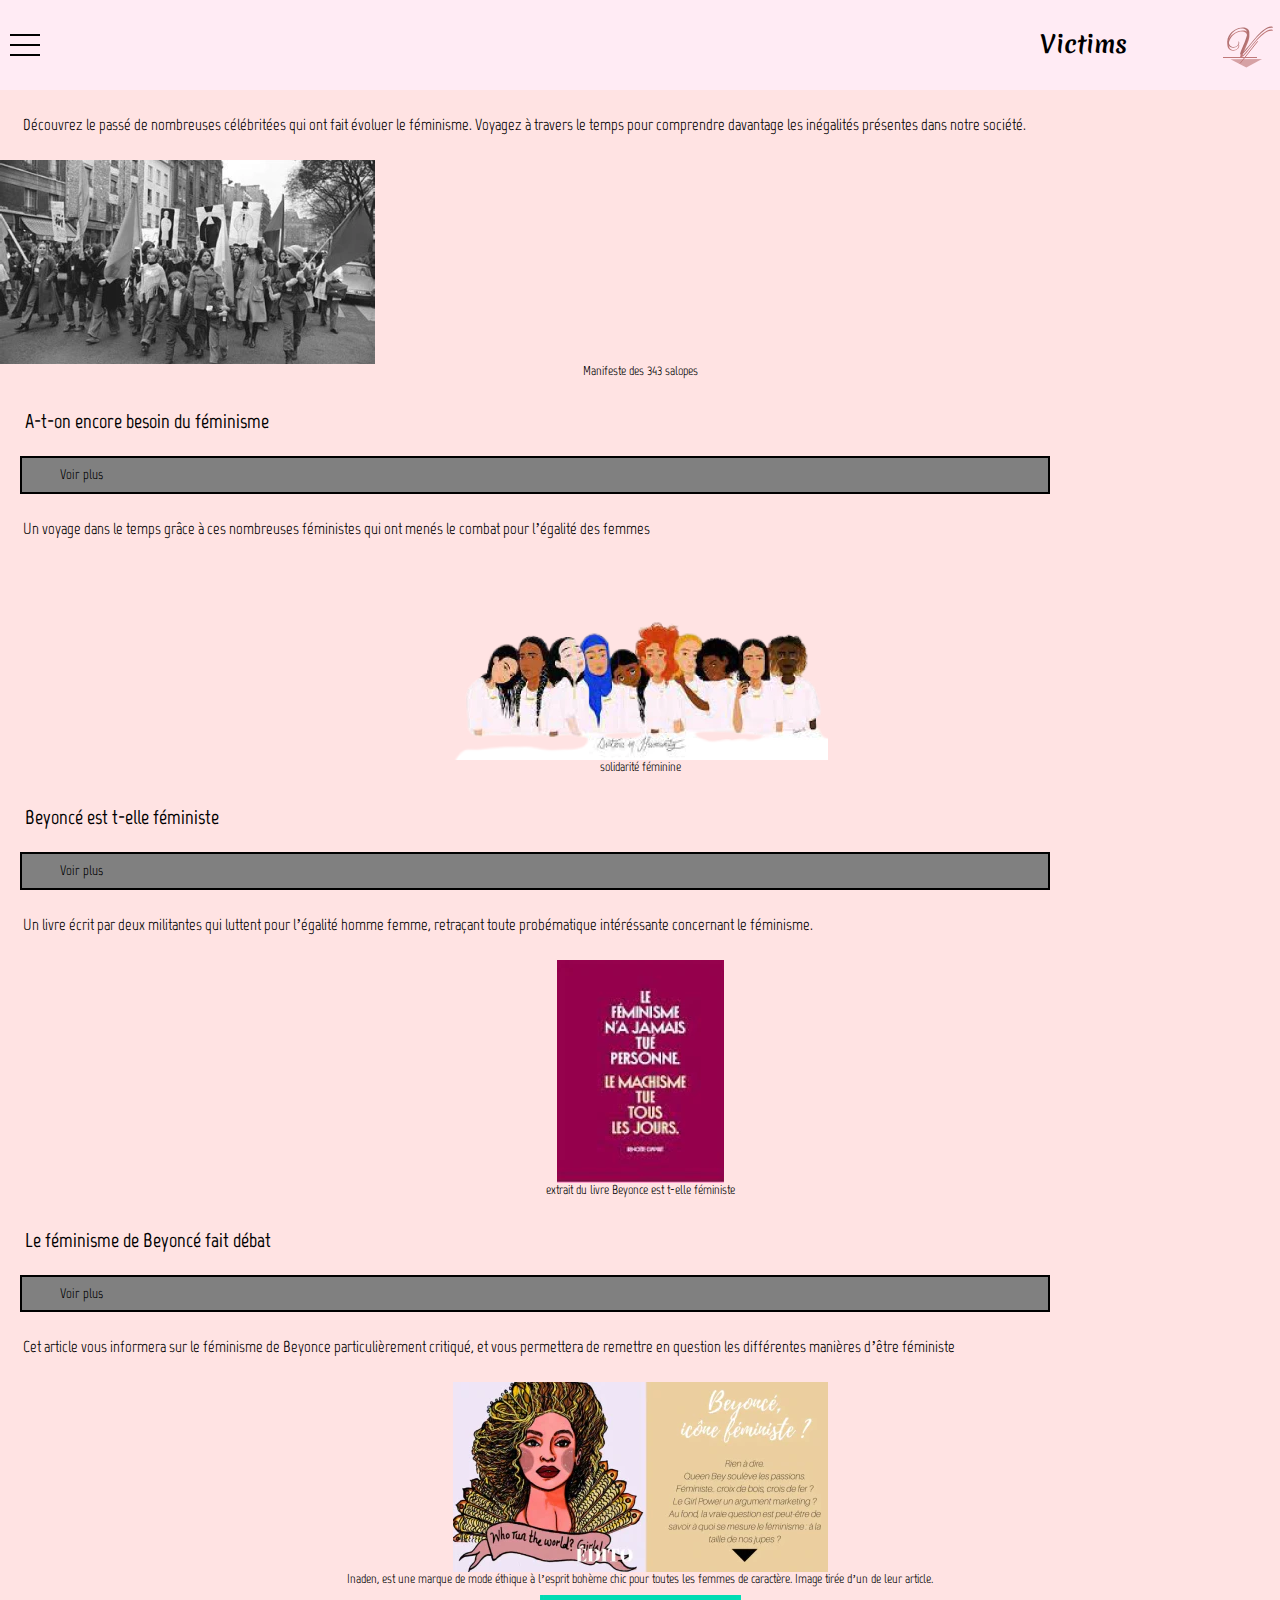
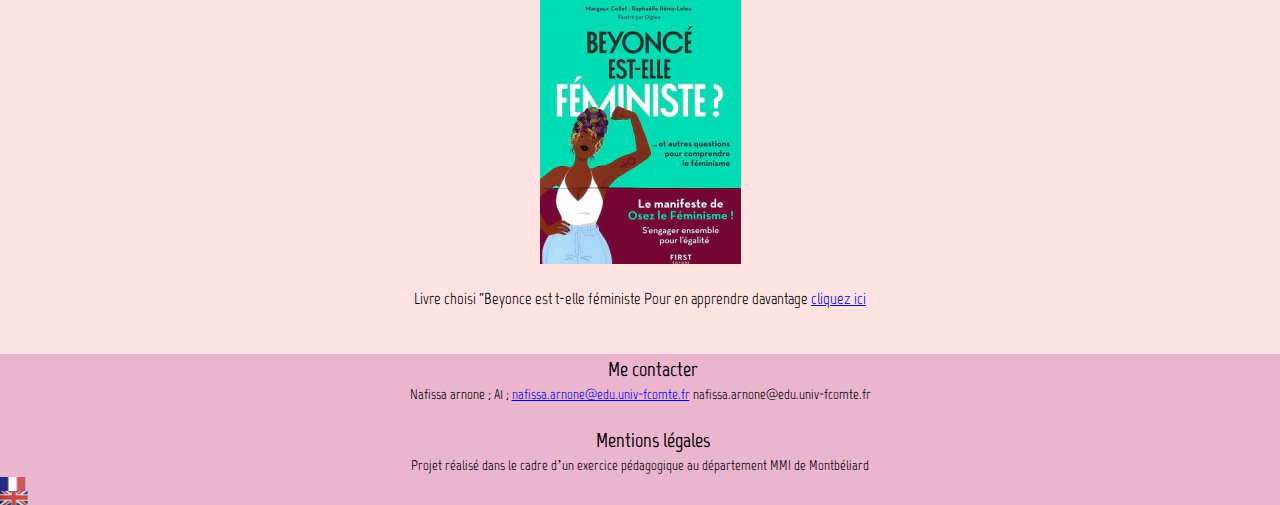
<file: index.html>
<!DOCTYPE html>
<html lang="fr"> 
<head>
    <meta charset="UTF-8">
    <meta http-equiv="X-UA-Compatible" content="IE=edge">
    <meta name="viewport" content="width=device-width, initial-scale=1.0">
    <title>Menu mobile</title>
  <link rel="stylesheet" href="css/style.css">
</head>
<body>
<header>
    
    <div class="nav-toogle"  onclick="document.documentElement.classList.toggle('menu-open')">
        <div class="nav-toogle-bar"></div>
    </div>

      

    <nav class="menu">
        <div class="menu__titre"> 
         <h1 class="h1__menu">Victims</h1>  
        
         <a class="logo__menu" href="/index.html"> <img src="public/icones/logo.svg" alt="logo vitims"> </a> 
       </div> <ul>
            <li class="menu__item" ><a class="menu__link" href="article.html">A-t-on encore besoin du féminisme</a></li>
            <li class="menu__item" ><a class="menu__link" href="article2.html">Beyoncé est-elle féministe</a></li>
            <li class="menu__item" ><a class="menu__link" href="article3.html">Le féminisme de Beyoncé fait débat</a></li>
            <li class="menu__item" ><a class="menu__link" href="glossaire.html">Lexique</a></li>
            <li class="menu__item" ><a class="menu__link" href="galerie_frise.html">Galerie et frise chronologique</a></li>
            <li class="menu__item" ><a class="menu__link" href="autres_projet.html">Autres projets</a></li>
            <li class="menu__item" ><a class="menu__link" href="a_propos.html">A propos</a></li>
            <li class="menu__item" ><a class="menu__link" href="page_de_contact.html">Page de contact</a></li>
        </ul>
    </nav>  
    <h1>
        Victims
    </h1>
    <!-- <img src="public/icones/VICTIMS.webp" alt="victims"> -->
    <a href="/index.html"> <img src="public/icones/logo.svg" alt="logo vitims"> </a> 
</header>
    <main>
        <p>
            Découvrez le passé de nombreuses célébritées qui ont fait évoluer le féminisme. Voyagez à travers le temps pour comprendre davantage les inégalités présentes dans notre société.  
        </p>
        <img class="legende__img" src="public/image/manifeste1.webp" alt="">
        <figcaption>Manifeste des 343 salopes</figcaption>
        <div class="tweet">
            <h3 class="tweet__title">A-t-on encore besoin du féminisme</h3>
            <a  class="tweet__button" href="article.html">Voir plus</a>
            <p class="tweet__intro">Un voyage dans le temps grâce à ces nombreuses féministes qui ont menés le combat pour l’égalité des femmes</p>
            <img class="tweet__img" src="public/image/solidarité_féminin.webp" alt="solidarité féminine">
            <figcaption>solidarité féminine</figcaption>
        </div>
        <div class="tweet">
            <h3 class="tweet__title">Beyoncé est t-elle féministe</h3>
            <a class="tweet__button" href="article2.html">Voir plus</a>
            <p class="tweet__intro">Un livre écrit par deux militantes qui luttent pour l’égalité homme femme, retraçant toute probématique intéréssante concernant le féminisme.</p>
            <img class="tweet__img" src="public/image/le_feminismepage1.webp" alt="page1">
            <figcaption>extrait du livre Beyonce est t-elle féministe</figcaption>
        </div>
        <div class="tweet">
            <h3 class="tweet__title">Le féminisme de Beyoncé fait débat</h3>
            <a class="tweet__button" href="article3.html">Voir plus</a>
            <p class="tweet__intro">Cet article vous informera sur le féminisme de Beyonce particulièrement critiqué, et vous permettera de remettre en question les différentes manières d’être féministe</p>
            <img class="tweet__img" src="public/image/beyonceee.webp" alt="beyoncee">
            <figcaption>Inaden, est une marque de mode éthique à l’esprit bohème chic pour toutes les femmes de caractère. Image tirée d’un de leur article.</figcaption>
        </div>
        <div class="livre">
            <img class="livre__img" src="public/image/beyonce_est_t_elle_feministe.webp" alt="beyonce est t elle">
            <p class="livre__para">
            Livre choisi “Beyonce est t-elle féministe
            Pour en apprendre davantage 
            <a href="http://osezlefeminisme.fr/beyonce-est-elle-feministe/">cliquez ici </a>
            </p>
        </div>

    </main>
    <footer class="footer">
        <h3>Me contacter</h3>
        <p>Nafissa arnone ; A1 ; <a href="mailto:">nafissa.arnone@edu.univ-fcomte.fr</a> nafissa.arnone@edu.univ-fcomte.fr</p>
        <h3>Mentions légales</h3>
        <p>Projet réalisé dans le cadre d’un exercice pédagogique au département MMI de Montbéliard</p>
        <a href="index.html">  <img  src="public/icones/france 1.svg" alt="drapeau francais"></a>
       <a href="pang.html">   <img src="public/icones/anglais 1.svg" alt="drapeau anglais"></a>
    </footer>

    
</body>
</html>
</file>
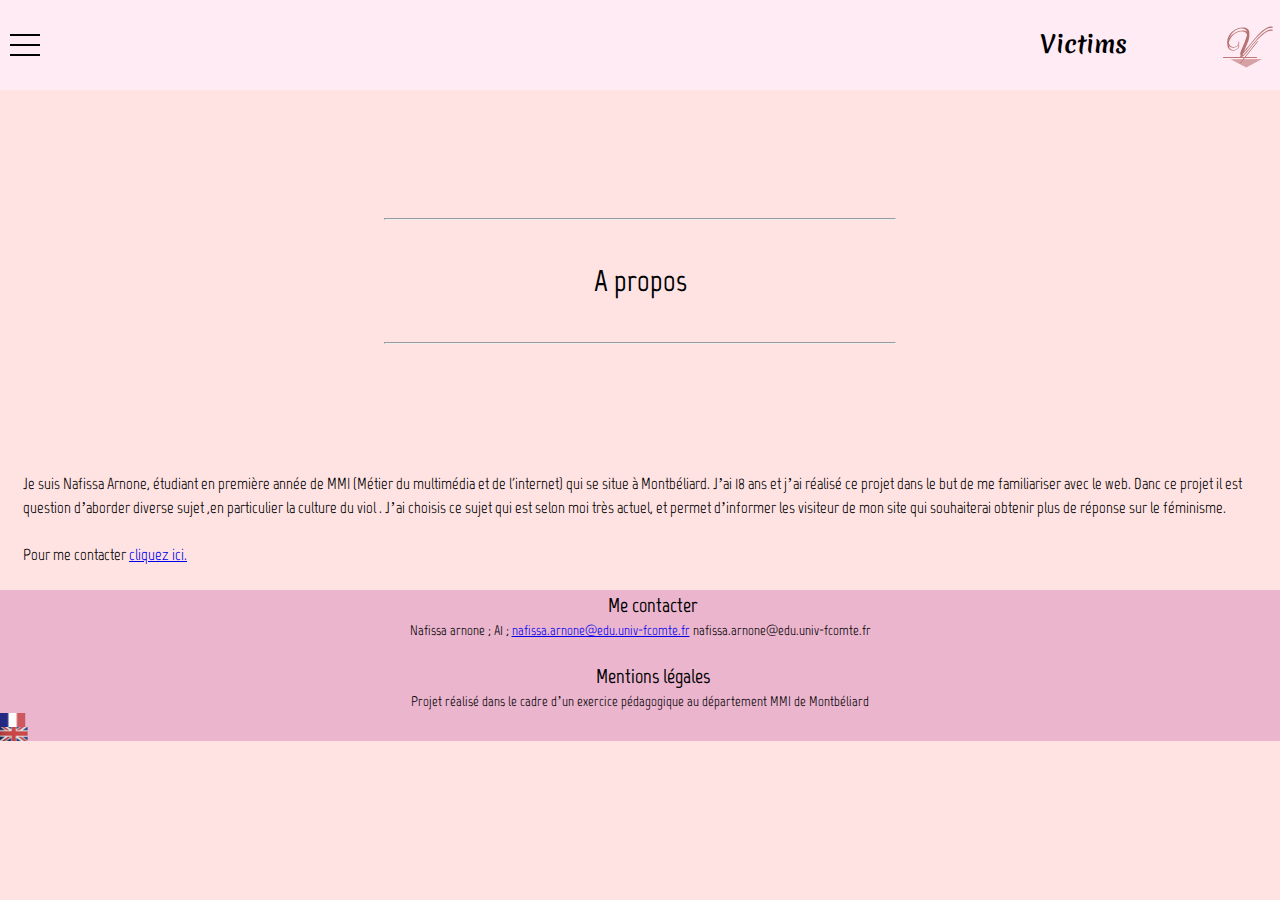
<file: a_propos.html>
<!DOCTYPE html>
<html lang="fr"> 
<head>
    <meta charset="UTF-8">
    <meta http-equiv="X-UA-Compatible" content="IE=edge">
    <meta name="viewport" content="width=device-width, initial-scale=1.0">
    <title>Menu mobile</title>
  <link rel="stylesheet" href="css/style.css">
</head>
<body>
<header>
    
    <div class="nav-toogle"  onclick="document.documentElement.classList.toggle('menu-open')">
        <div class="nav-toogle-bar"></div>
    </div>

      

    <nav class="menu">
        <div class="menu__titre"> 
         <h1 class="h1__menu">Victims</h1>  
        
         <a class="logo__menu" href="/index.html"> <img src="public/icones/logo.svg" alt="logo vitims"> </a> 
       </div> <ul>
            <li class="menu__item" ><a class="menu__link" href="article.html">A-t-on encore besoin du féminisme</a></li>
            <li class="menu__item" ><a class="menu__link" href="article2.html">Beyoncé est-elle féministe</a></li>
            <li class="menu__item" ><a class="menu__link" href="article3.html">Le féminisme de Beyoncé fait débat</a></li>
            <li class="menu__item" ><a class="menu__link" href="glossaire.html">Lexique</a></li>
            <li class="menu__item" ><a class="menu__link" href="galerie_frise.html">Galerie et frise chronologique</a></li>
            <li class="menu__item" ><a class="menu__link" href="autres_projet.html">Autres projets</a></li>
            <li class="menu__item" ><a class="menu__link" href="a_propos.html">A propos</a></li>
            <li class="menu__item" ><a class="menu__link" href="page_de_contact.html">Page de contact</a></li>
        </ul>
    </nav>  
    <h1>
        Victims
    </h1>
    <!-- <img src="public/icones/VICTIMS.webp" alt="victims"> -->
    <a href="/index.html"> <img src="public/icones/logo.svg" alt="logo vitims"> </a> 
</header>
    <hr>
    <h2>A propos </h2>
    <hr>

    <p>Je suis Nafissa Arnone, étudiant en première année de MMI (Métier du multimédia et de l'internet) qui se  situe à Montbéliard. J’ai 18 ans et j’ai réalisé ce projet dans le but de me familiariser avec le web. Danc ce projet il est question d’aborder diverse sujet ,en particulier la culture du viol .
        J’ai choisis ce sujet qui est selon moi très actuel, et permet d’informer les visiteur de mon site  qui souhaiterai obtenir plus de réponse sur le féminisme.
        </p>
            <p>Pour me contacter <a href="page_de_contact.html">cliquez ici.</a></p>
        
        
        
        <footer class="footer">
            <h3>Me contacter</h3>
            <p>Nafissa arnone ; A1 ; <a href="mailto:">nafissa.arnone@edu.univ-fcomte.fr</a> nafissa.arnone@edu.univ-fcomte.fr</p>
            <h3>Mentions légales</h3>
            <p>Projet réalisé dans le cadre d’un exercice pédagogique au département MMI de Montbéliard</p>
            <a href="index.html">  <img  src="public/icones/france 1.svg" alt="drapeau francais"></a>
           <a href="pang.html">   <img src="public/icones/anglais 1.svg" alt="drapeau anglais"></a>
        </footer>
</file>
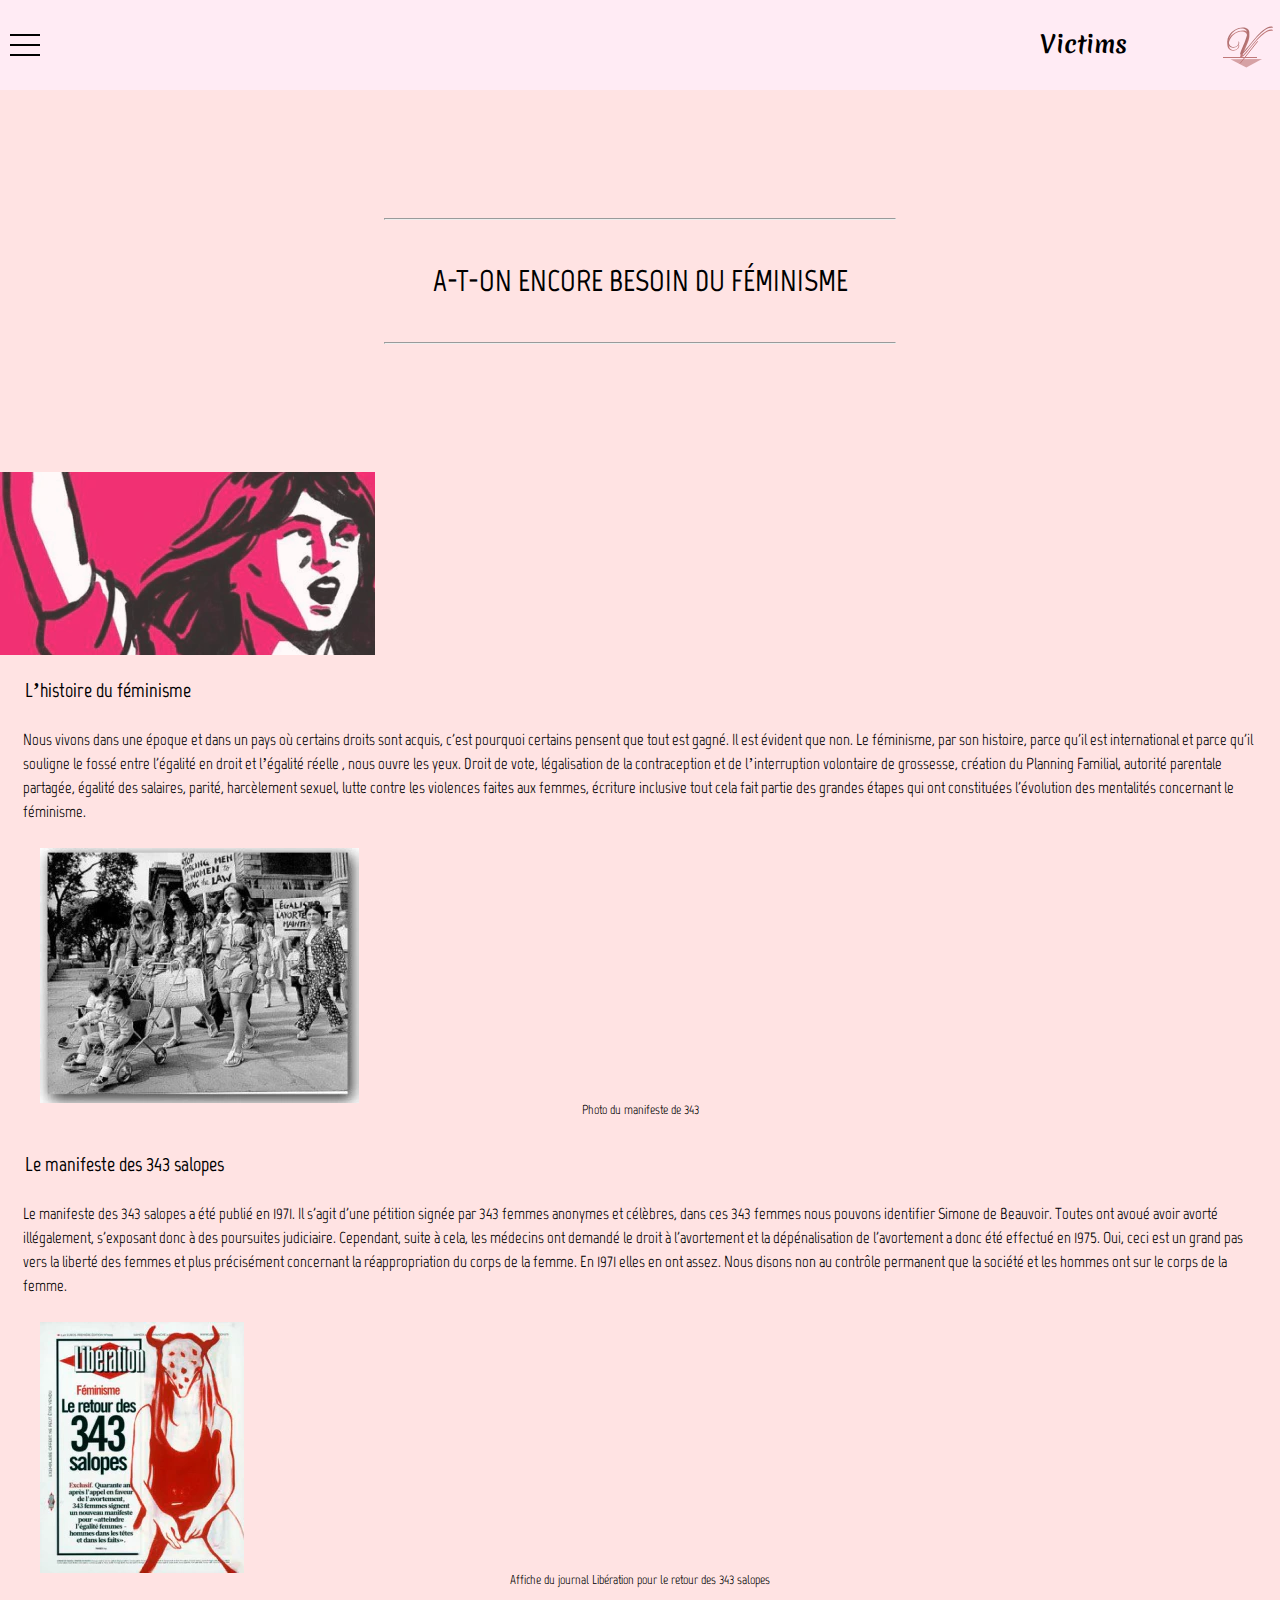
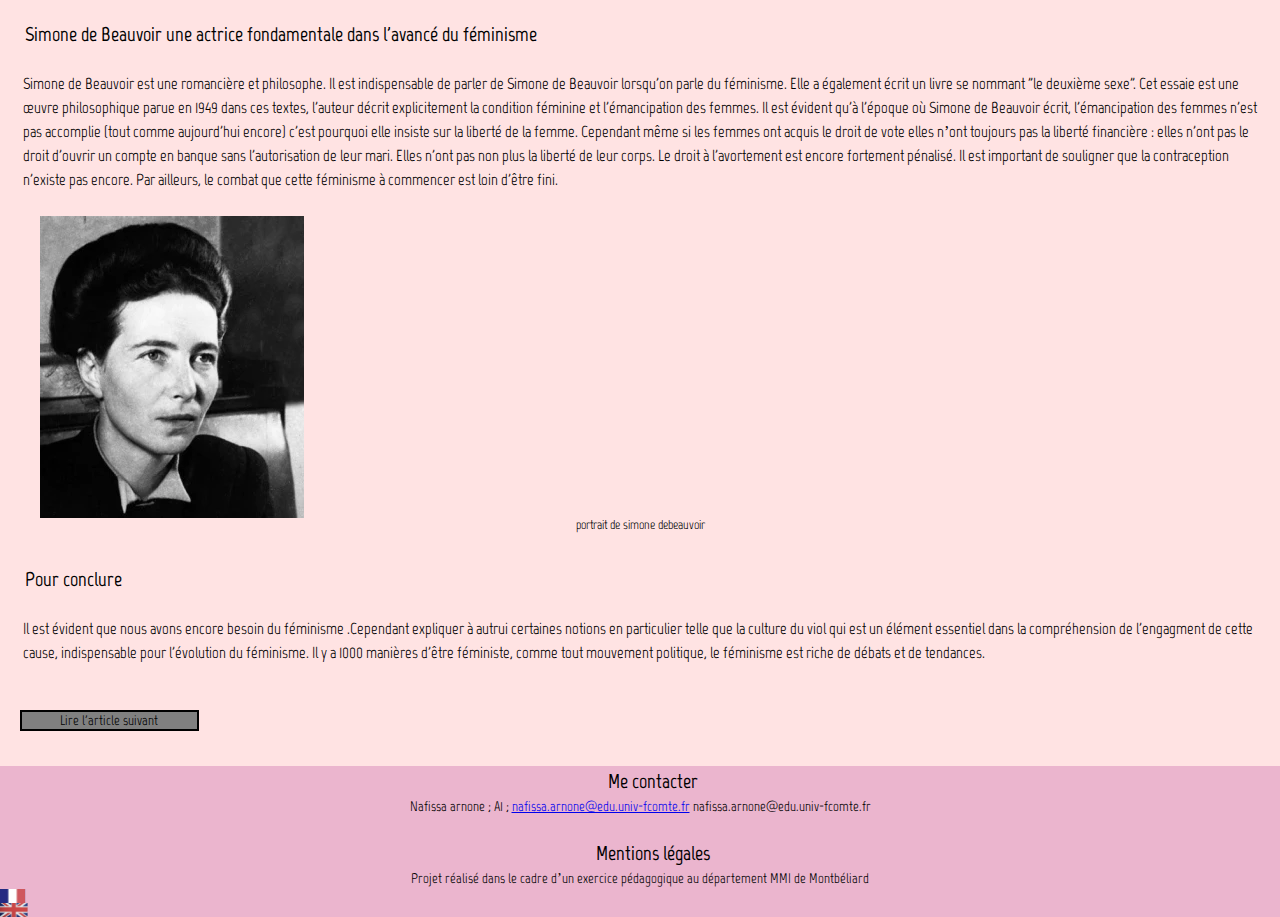
<file: article.html>
<!DOCTYPE html>
<html lang="fr"> 
<head>
    <meta charset="UTF-8">
    <meta http-equiv="X-UA-Compatible" content="IE=edge">
    <meta name="viewport" content="width=device-width, initial-scale=1.0">
    <title>Menu mobile</title>
  <link rel="stylesheet" href="css/style.css">
</head>
<body>
<header>
    
    <div class="nav-toogle"  onclick="document.documentElement.classList.toggle('menu-open')">
        <div class="nav-toogle-bar"></div>
    </div>

      

    <nav class="menu">
        <div class="menu__titre"> 
         <h1 class="h1__menu">Victims</h1>  
        
         <a class="logo__menu" href="/index.html"> <img src="public/icones/logo.svg" alt="logo vitims"> </a> 
       </div> <ul>
            <li class="menu__item" ><a class="menu__link" href="article.html">A-t-on encore besoin du féminisme</a></li>
            <li class="menu__item" ><a class="menu__link" href="article2.html">Beyoncé est-elle féministe</a></li>
            <li class="menu__item" ><a class="menu__link" href="article3.html">Le féminisme de Beyoncé fait débat</a></li>
            <li class="menu__item" ><a class="menu__link" href="glossaire.html">Lexique</a></li>
            <li class="menu__item" ><a class="menu__link" href="galerie_frise.html">Galerie et frise chronologique</a></li>
            <li class="menu__item" ><a class="menu__link" href="autres_projet.html">Autres projets</a></li>
            <li class="menu__item" ><a class="menu__link" href="a_propos.html">A propos</a></li>
            <li class="menu__item" ><a class="menu__link" href="page_de_contact.html">Page de contact</a></li>
        </ul>
    </nav>  
    <h1>
        Victims
    </h1>
    <!-- <img src="public/icones/VICTIMS.webp" alt="victims"> -->
    <a href="/index.html"> <img src="public/icones/logo.svg" alt="logo vitims"> </a> 
</header>
    <hr>
    <h2>A-T-ON ENCORE BESOIN DU FÉMINISME </h2>
    <hr>
   
    <img src="public/image/rose.webp" alt="manifestation">
    <h3>L’histoire du féminisme </h3>
    <p>Nous vivons dans une époque et dans un pays où certains droits sont acquis, c'est pourquoi certains pensent que tout est gagné. Il est évident que non. Le féminisme, par son histoire, parce qu'il est international et parce qu'il souligne le fossé entre l'égalité en droit et l’égalité réelle , nous ouvre les yeux. 

        Droit de vote, légalisation de la contraception et de l’interruption volontaire de grossesse, création du Planning Familial, autorité parentale partagée, égalité des salaires, parité, harcèlement sexuel, lutte contre les violences faites aux femmes, écriture inclusive tout cela fait partie des grandes étapes qui ont constituées l'évolution des mentalités concernant le féminisme. 
        </p>
        <figure>
            <img class="legende__img " src="public/image/manif343.webp" alt="343">
            <figcaption>Photo du manifeste de 343</figcaption>
        </figure>
        <h3>Le manifeste des 343 salopes 
        </h3>
        <p>Le manifeste des 343 salopes a été publié en 1971. Il s'agit d'une pétition signée par 343 femmes anonymes et célèbres, dans ces 343 femmes nous pouvons identifier Simone de Beauvoir. Toutes ont avoué avoir avorté illégalement, s'exposant donc à des poursuites judiciaire. Cependant, suite à cela, les médecins ont demandé le droit à l'avortement et la dépénalisation de l'avortement a donc été effectué en 1975. Oui, ceci est un grand pas vers la liberté des femmes et plus précisément concernant la réappropriation du corps de la femme. En 1971 elles en ont assez. Nous disons non au contrôle permanent que la société et les hommes ont sur le corps de la femme. </p>
        <figure>
            <img class="legende__img" src="public/image/343.webp" alt="journal343">
            <figcaption>Affiche du journal Libération pour le retour des 343 salopes</figcaption>
        </figure>
        <h3>Simone de Beauvoir une actrice fondamentale dans l'avancé du féminisme</h3>
        <p>
            Simone de Beauvoir est une romancière et philosophe. Il est indispensable de parler de Simone de Beauvoir lorsqu'on parle du féminisme. Elle a également écrit un livre se nommant "le deuxième sexe”. Cet essaie est une œuvre philosophique parue en 1949 dans ces textes, l'auteur décrit explicitement la condition féminine et l'émancipation des femmes. 
            Il est évident qu'à l'époque où Simone de Beauvoir écrit, l'émancipation des femmes n'est pas accomplie (tout comme aujourd'hui encore) c'est pourquoi elle insiste sur la liberté de la femme. 
            Cependant même si les femmes ont acquis le droit de vote elles n’ont toujours pas la liberté financière : elles n'ont pas le droit d'ouvrir un compte en banque sans l'autorisation de leur mari. Elles n'ont pas non plus la liberté de leur corps. Le droit à l'avortement est encore fortement pénalisé. Il est important de souligner que la contraception n'existe pas encore. 
            Par ailleurs, le combat que cette féminisme à commencer est loin d'être fini.
            </p>
            <figure>
            <img class="legende__img" src="public/image/simone_debeauvoi1.webp" alt="portrait de simone debeauvoir">
            <figcaption>portrait de simone debeauvoir</figcaption>
            </figure>
            <h3>Pour conclure</h3>
            <p>
                Il est évident que nous avons encore besoin du féminisme .Cependant expliquer à autrui certaines notions en particulier telle que la culture du viol qui est un élément essentiel dans la compréhension de l'engagment de cette cause, indispensable pour l'évolution du féminisme. Il y a 1000 manières d'être féministe, comme tout mouvement politique, le féminisme est riche de débats et de tendances. </p>
                <a  class="tweet__button" href="article2.html">Lire l'article suivant</a>
                <footer class="footer">
                    <h3>Me contacter</h3>
                    <p>Nafissa arnone ; A1 ; <a href="mailto:">nafissa.arnone@edu.univ-fcomte.fr</a> nafissa.arnone@edu.univ-fcomte.fr</p>
                    <h3>Mentions légales</h3>
                    <p>Projet réalisé dans le cadre d’un exercice pédagogique au département MMI de Montbéliard</p>
                    <a href="index.html">  <img  src="public/icones/france 1.svg" alt="drapeau francais"></a>
                   <a href="pang.html">   <img src="public/icones/anglais 1.svg" alt="drapeau anglais"></a>
                </footer>
</file>
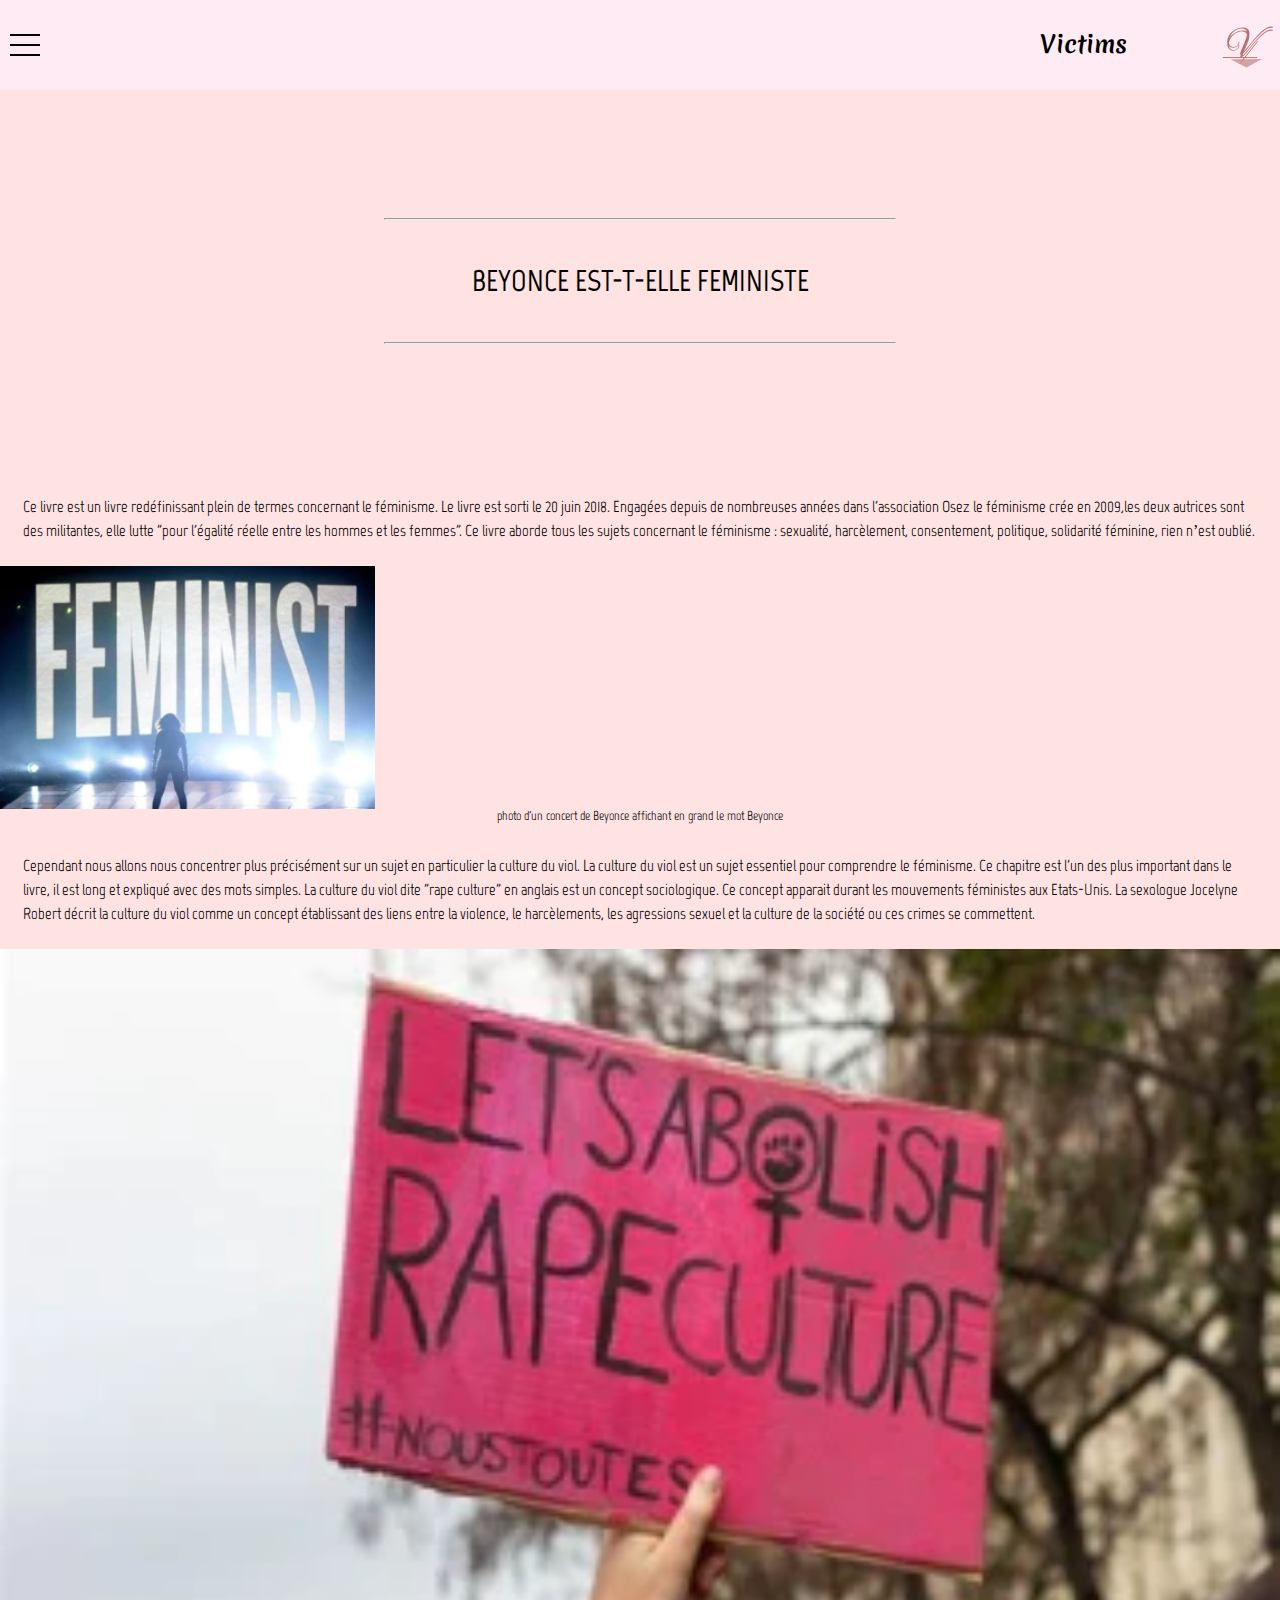
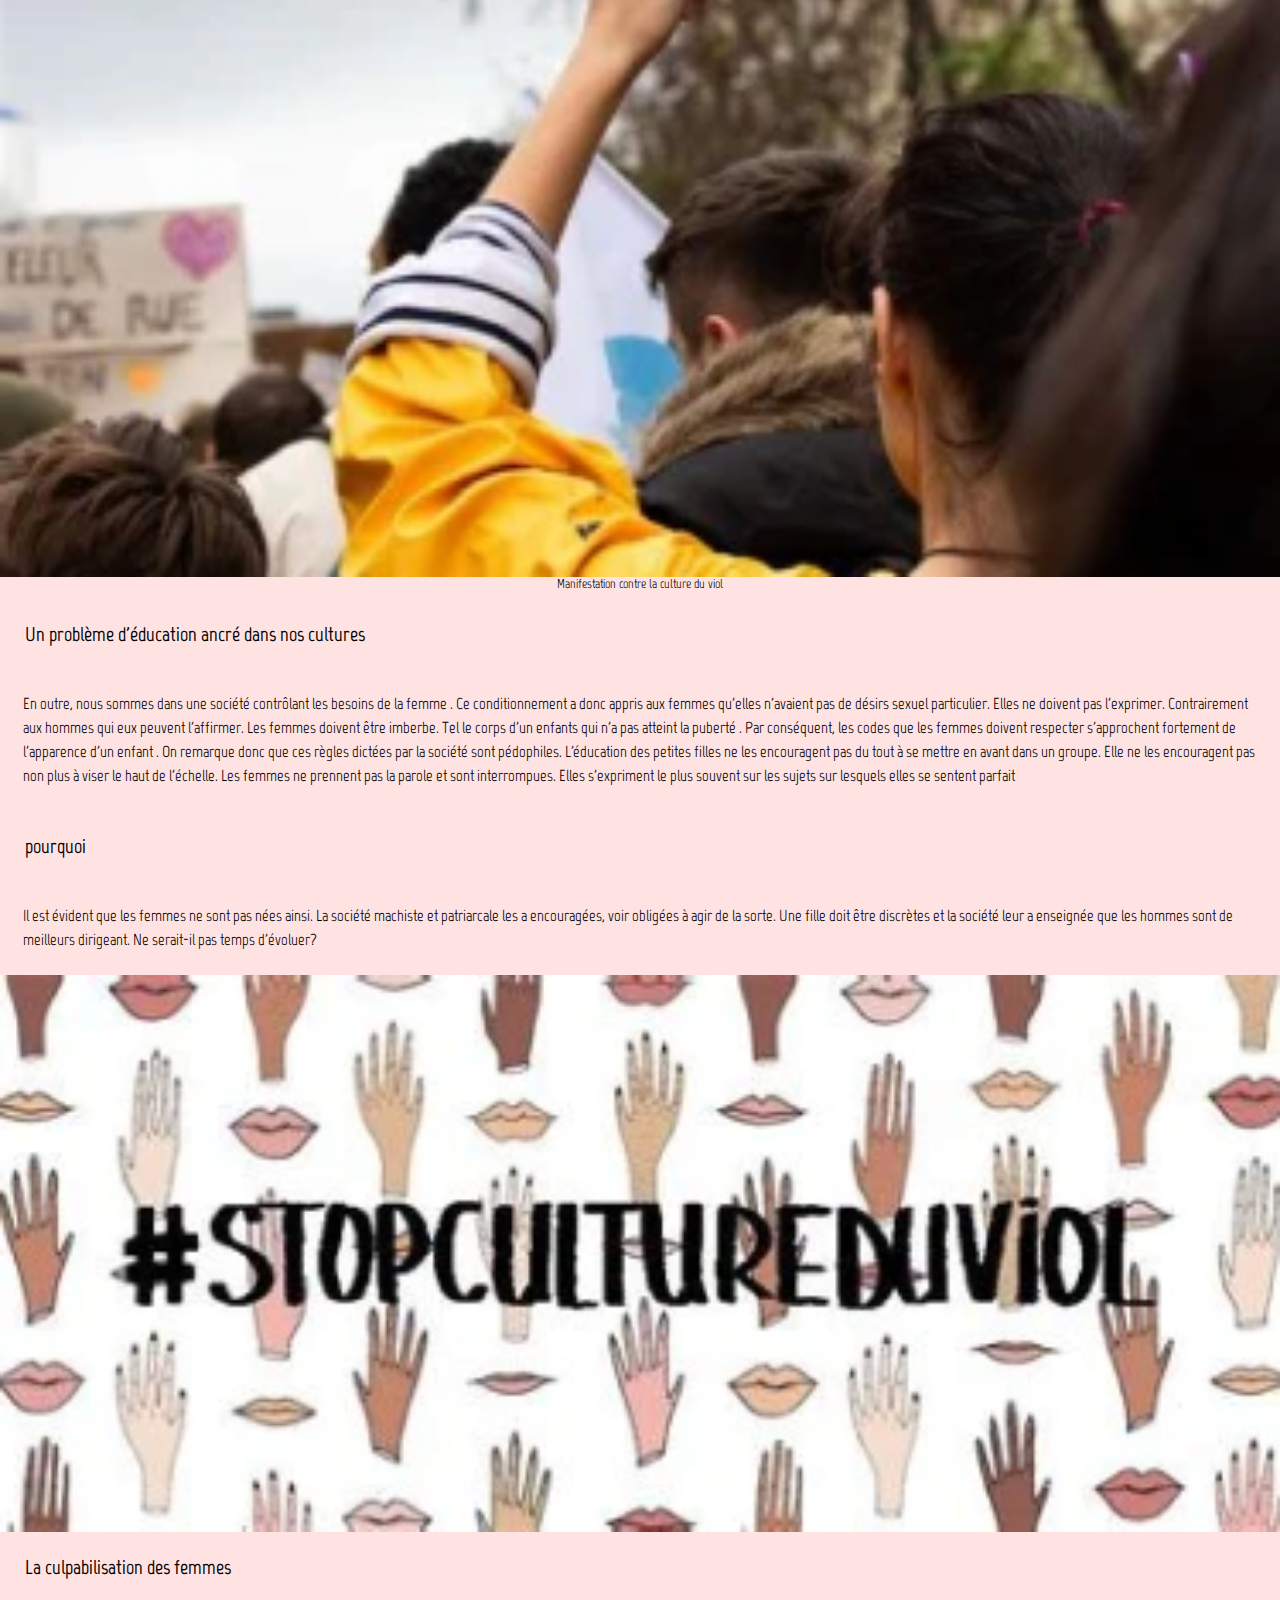
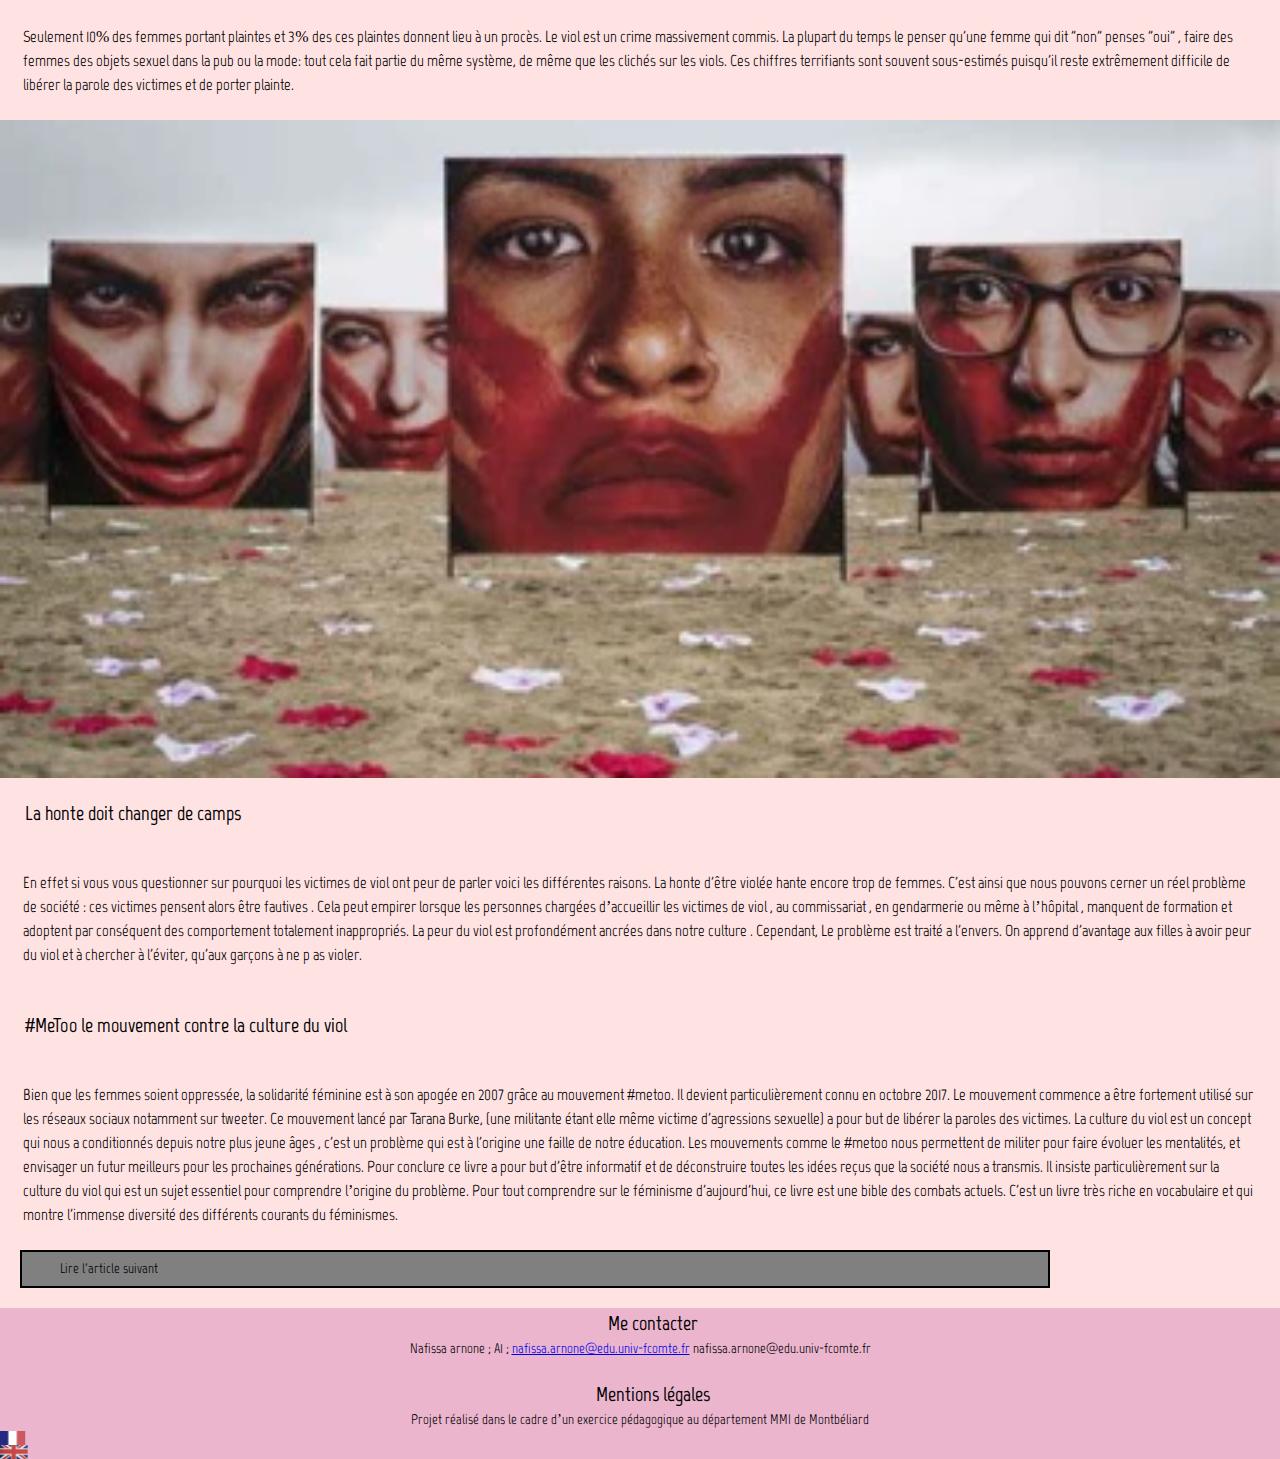
<file: article2.html>
<!DOCTYPE html>
<html lang="fr"> 
<head>
    <meta charset="UTF-8">
    <meta http-equiv="X-UA-Compatible" content="IE=edge">
    <meta name="viewport" content="width=device-width, initial-scale=1.0">
    <title>Menu mobile</title>
  <link rel="stylesheet" href="css/style.css">
</head>
<body>
<header>
    
    <div class="nav-toogle"  onclick="document.documentElement.classList.toggle('menu-open')">
        <div class="nav-toogle-bar"></div>
    </div>

      

    <nav class="menu">
        <div class="menu__titre"> 
         <h1 class="h1__menu">Victims</h1>  
        
         <a class="logo__menu" href="/index.html"> <img src="public/icones/logo.svg" alt="logo vitims"> </a> 
       </div> <ul>
            <li class="menu__item" ><a class="menu__link" href="article.html">A-t-on encore besoin du féminisme</a></li>
            <li class="menu__item" ><a class="menu__link" href="article2.html">Beyoncé est-elle féministe</a></li>
            <li class="menu__item" ><a class="menu__link" href="article3.html">Le féminisme de Beyoncé fait débat</a></li>
            <li class="menu__item" ><a class="menu__link" href="glossaire.html">Lexique</a></li>
            <li class="menu__item" ><a class="menu__link" href="galerie_frise.html">Galerie et frise chronologique</a></li>
            <li class="menu__item" ><a class="menu__link" href="autres_projet.html">Autres projets</a></li>
            <li class="menu__item" ><a class="menu__link" href="a_propos.html">A propos</a></li>
            <li class="menu__item" ><a class="menu__link" href="page_de_contact.html">Page de contact</a></li>
        </ul>
    </nav>  
    <h1>
        Victims
    </h1>
    <!-- <img src="public/icones/VICTIMS.webp" alt="victims"> -->
    <a href="/index.html"> <img src="public/icones/logo.svg" alt="logo vitims"> </a> 
</header>
<main> 
    <div class="arti2"> 
        <hr>
        <h2>BEYONCE EST-T-ELLE FEMINISTE </h2>
        <hr>
        <p>Ce livre est un livre redéfinissant plein de termes concernant le féminisme. Le livre est sorti le 20 juin 2018. Engagées depuis de nombreuses années dans l'association Osez le féminisme crée en 2009,les deux autrices sont des militantes, elle lutte "pour l'égalité réelle entre les hommes et les femmes". 

            Ce livre aborde tous les sujets concernant le féminisme : sexualité, harcèlement, consentement, politique, solidarité féminine, rien n’est oublié.
            </p>
            <img class="legende__img image__entier"src="public/image/feminist.webp" alt="concert de beyonce">
            <figcaption>photo d'un concert de Beyonce affichant en grand le mot Beyonce</figcaption>

            <p>Cependant nous allons nous concentrer plus précisément sur un sujet en particulier la culture du viol. La culture du viol est un sujet essentiel pour comprendre le féminisme. Ce chapitre est l'un des plus important dans le livre, il est long et expliqué avec des mots simples. 

                La culture du viol dite "rape culture" en anglais est un concept sociologique. 
                
                Ce concept apparait durant les mouvements féministes aux Etats-Unis. La sexologue Jocelyne Robert décrit la culture du viol comme un concept établissant des liens entre la violence, le harcèlements, les agressions sexuel et la culture de la société ou ces crimes se commettent. </p>
                <img class="legende__img" src="public/image/manif.webp" alt="manifestation féministe">
                <figcaption>Manifestation contre la culture du viol</figcaption>
                <h3>Un problème d'éducation ancré dans nos cultures</h3>
                <p>En outre, nous sommes dans une société contrôlant les besoins de la femme . Ce conditionnement a donc appris aux femmes qu'elles n'avaient pas de désirs sexuel particulier. Elles ne doivent pas l'exprimer. Contrairement aux hommes qui eux peuvent l'affirmer. 
                    Les femmes doivent être imberbe. Tel le corps d'un enfants qui n'a pas atteint la puberté . 
                    
                    Par conséquent, les codes que les femmes doivent respecter s'approchent fortement de l'apparence d'un enfant . On remarque donc que ces règles dictées par la société sont pédophiles. L'éducation des petites filles ne les encouragent pas du tout à se mettre en avant dans un groupe.
                    Elle ne les encouragent pas non plus à viser le haut de l'échelle. Les femmes ne prennent pas la parole et sont interrompues. Elles s'expriment le plus souvent sur les sujets sur lesquels elles se sentent parfait 
                    </p>
                    <h3>pourquoi</h3>
                    <p>Il est évident que les femmes ne sont pas nées ainsi. La société machiste et patriarcale les a encouragées, voir obligées à agir de la sorte. Une fille doit être discrètes et la société leur a enseignée que les hommes sont de meilleurs dirigeant. Ne serait-il pas temps d'évoluer? </p>
                    <img src="public/image/cluture.webp" alt="culture du viol">
                    <h3>La culpabilisation des femmes</h3>
                    <p>Seulement 10% des femmes portant plaintes et 3% des ces plaintes donnent lieu à un procès. Le viol est un crime massivement commis. La plupart du temps le penser qu'une femme qui dit "non" penses "oui" , faire des femmes des objets sexuel dans la pub ou la mode: tout cela fait partie du même système, de même que les clichés sur les viols. Ces chiffres terrifiants sont souvent sous-estimés puisqu'il reste extrêmement difficile de libérer la parole des victimes et de porter plainte.</p>
                    <img src="public/image/viol_1.webp" alt="oeuvre d'art">
                    <h3>La honte doit changer de camps </h3>
                    <p>En effet si vous vous questionner sur pourquoi les victimes de viol ont peur de parler voici les différentes raisons. La honte d'être violée hante encore trop de femmes. C'est ainsi que nous pouvons cerner un réel problème de société : ces victimes pensent alors être fautives . Cela peut empirer lorsque les personnes chargées d’accueillir les victimes de viol , au commissariat , en gendarmerie ou même à l’hôpital , manquent de formation et adoptent par conséquent des comportement totalement inappropriés. La peur du viol est profondément ancrées dans notre culture . Cependant, Le problème est traité a l'envers. On apprend d'avantage aux filles à avoir peur du viol et à chercher à l'éviter, qu'aux garçons à ne p as violer.</p>
                    <h3>#MeToo le mouvement contre la culture du viol</h3>
                    <p>Bien que les femmes soient oppressée, la solidarité féminine est à son apogée en 2007 grâce au mouvement #metoo. Il devient particulièrement connu en octobre 2017. Le mouvement commence a être fortement utilisé sur les réseaux sociaux notamment sur tweeter. Ce mouvement lancé par Tarana Burke, (une militante étant elle même victime d'agressions sexuelle) a pour but de libérer la paroles des victimes. 
                        La culture du viol est un concept qui nous a conditionnés depuis notre plus jeune âges , c'est un problème qui est à l'origine une faille de notre éducation. Les mouvements comme le #metoo nous permettent de militer pour faire évoluer les mentalités, et envisager un futur meilleurs pour les prochaines générations. 
                        
                        Pour conclure ce livre a pour but d'être informatif et de déconstruire toutes les idées reçus que la société nous a transmis. Il insiste particulièrement sur la culture du viol qui est un sujet essentiel pour comprendre l’origine du problème.
                        Pour tout comprendre sur le féminisme d'aujourd'hui, ce livre est une bible des combats actuels. C'est un livre très riche en vocabulaire et qui montre l'immense diversité des différents courants du féminismes. 
                        </p>
                        <a  class="tweet__button" href="article3.html">Lire l'article suivant</a>
                    </div>
                        <footer class="footer">
                            <h3>Me contacter</h3>
                            <p>Nafissa arnone ; A1 ; <a href="mailto:">nafissa.arnone@edu.univ-fcomte.fr</a> nafissa.arnone@edu.univ-fcomte.fr</p>
                            <h3>Mentions légales</h3>
                            <p>Projet réalisé dans le cadre d’un exercice pédagogique au département MMI de Montbéliard</p>
                            <a href="index.html">  <img  src="public/icones/france 1.svg" alt="drapeau francais"></a>
                           <a href="pang.html">   <img src="public/icones/anglais 1.svg" alt="drapeau anglais"></a>
                        </footer>

                    </main>
</body>
</html>
</file>
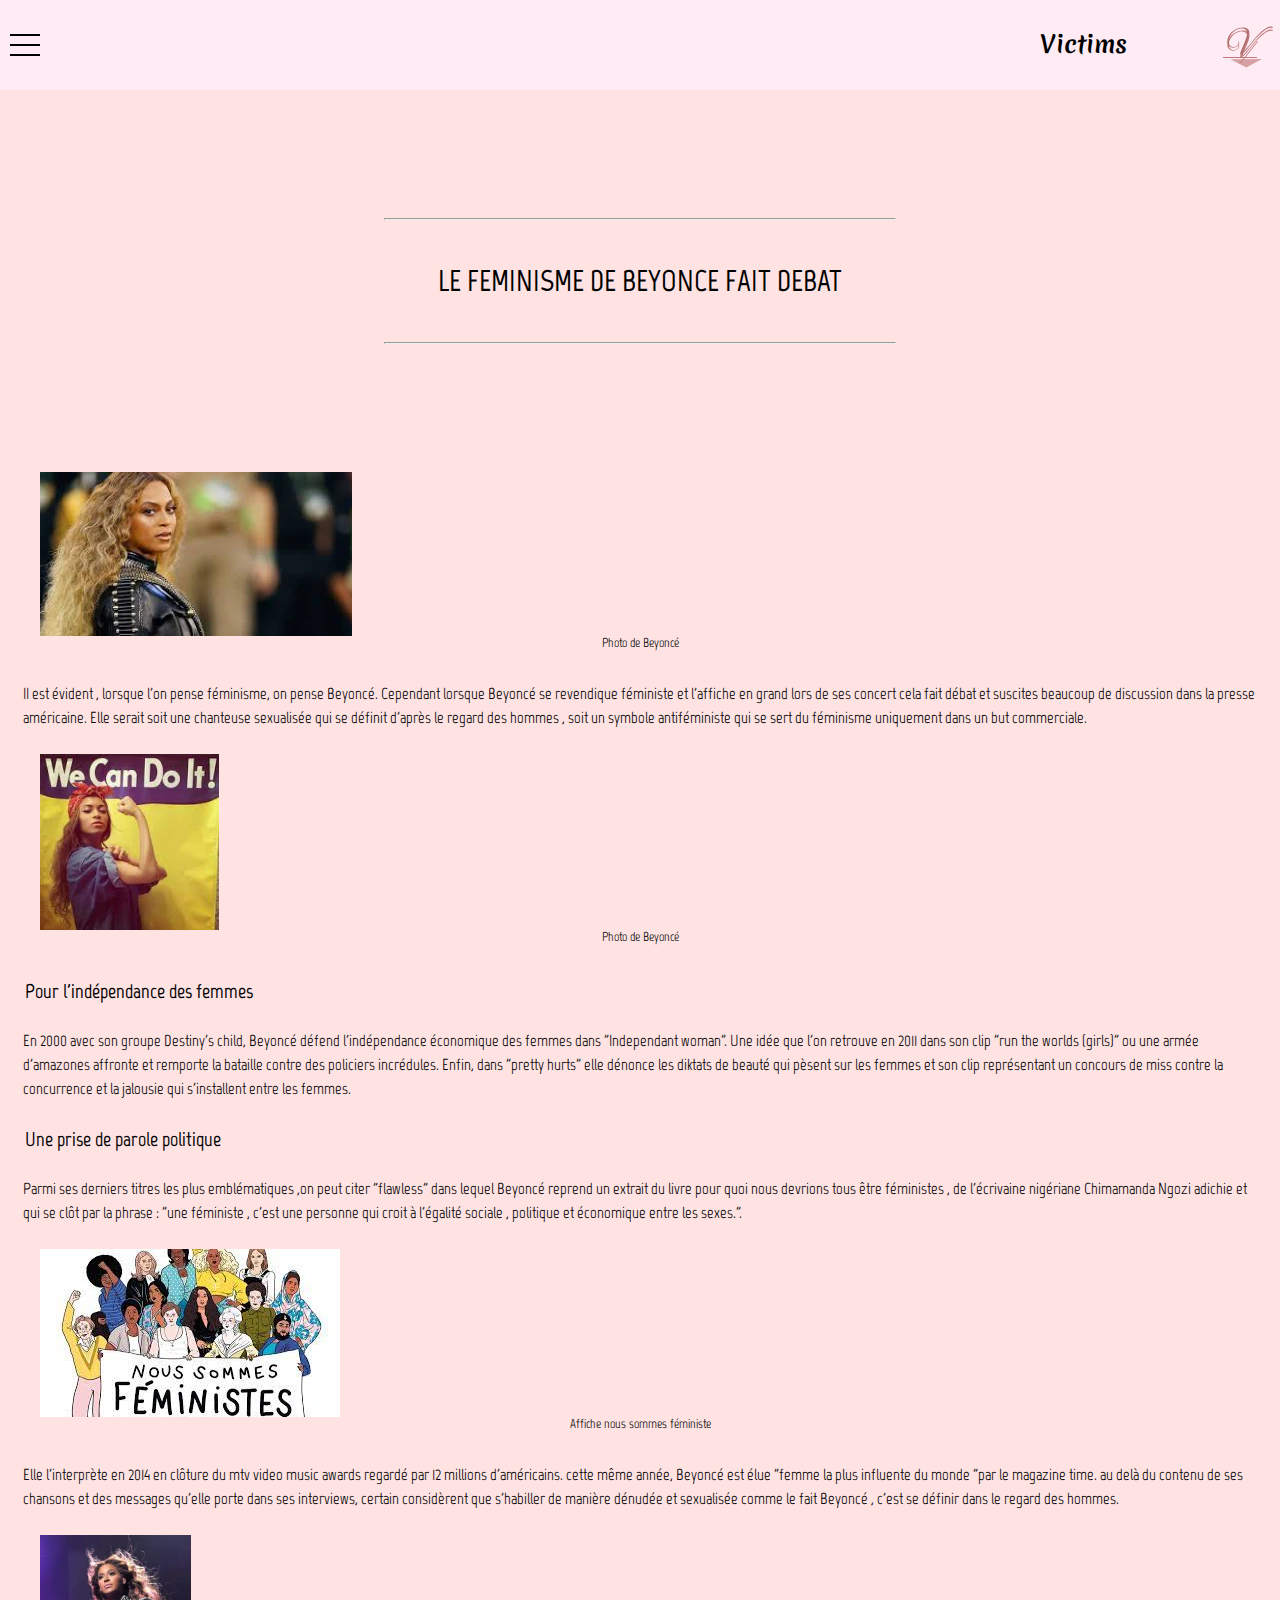
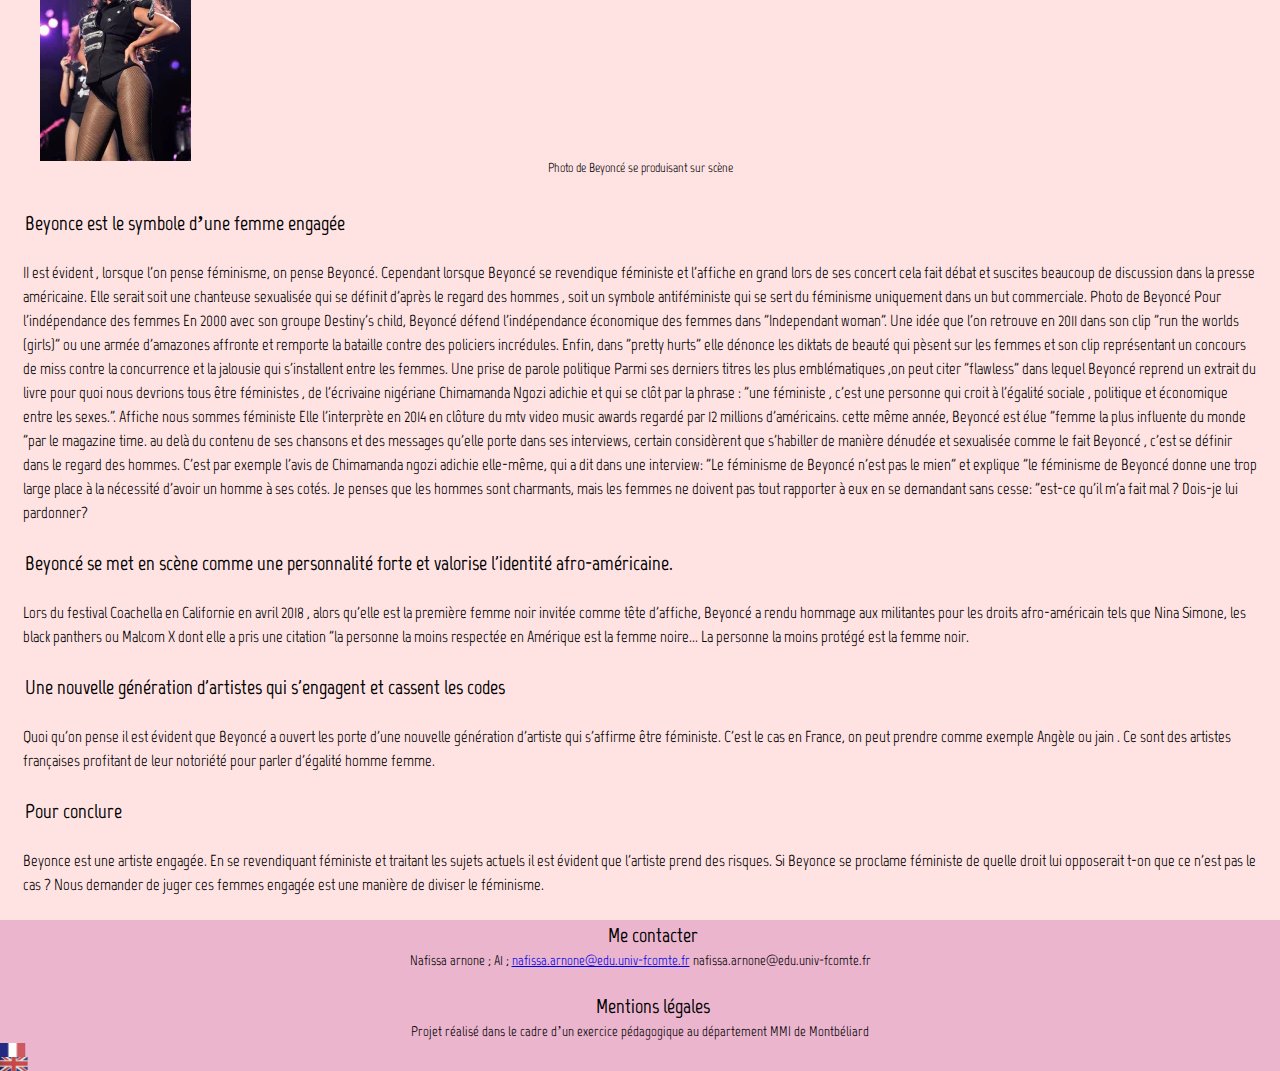
<file: article3.html>
<!DOCTYPE html>
<html lang="fr"> 
<head>
    <meta charset="UTF-8">
    <meta http-equiv="X-UA-Compatible" content="IE=edge">
    <meta name="viewport" content="width=device-width, initial-scale=1.0">
    <title>Menu mobile</title>
  <link rel="stylesheet" href="css/style.css">
</head>
<body>
<header>
    
    <div class="nav-toogle"  onclick="document.documentElement.classList.toggle('menu-open')">
        <div class="nav-toogle-bar"></div>
    </div>

      

    <nav class="menu">
        <div class="menu__titre"> 
         <h1 class="h1__menu">Victims</h1>  
        
         <a class="logo__menu" href="/index.html"> <img src="public/icones/logo.svg" alt="logo vitims"> </a> 
       </div> <ul>
            <li class="menu__item" ><a class="menu__link" href="article.html">A-t-on encore besoin du féminisme</a></li>
            <li class="menu__item" ><a class="menu__link" href="article2.html">Beyoncé est-elle féministe</a></li>
            <li class="menu__item" ><a class="menu__link" href="article3.html">Le féminisme de Beyoncé fait débat</a></li>
            <li class="menu__item" ><a class="menu__link" href="glossaire.html">Lexique</a></li>
            <li class="menu__item" ><a class="menu__link" href="galerie_frise.html">Galerie et frise chronologique</a></li>
            <li class="menu__item" ><a class="menu__link" href="autres_projet.html">Autres projets</a></li>
            <li class="menu__item" ><a class="menu__link" href="a_propos.html">A propos</a></li>
            <li class="menu__item" ><a class="menu__link" href="page_de_contact.html">Page de contact</a></li>
        </ul>
    </nav>  
    <h1>
        Victims
    </h1>
    <!-- <img src="public/icones/VICTIMS.webp" alt="victims"> -->
    <a href="/index.html"> <img src="public/icones/logo.svg" alt="logo vitims"> </a> 
</header>
    <div class="art"> 
    <hr>
    <h2>LE FEMINISME DE BEYONCE FAIT DEBAT</h2>
    <hr>
    <figure>
        <img class="ing__art3" src="public/image/concert.webp" alt="image du concert de beyonce">
        <figcaption>Photo de Beyoncé</figcaption>
    </figure>
    <p>II est évident , lorsque l'on pense féminisme, on pense Beyoncé. Cependant lorsque Beyoncé se revendique féministe et l'affiche en grand lors de ses concert cela fait débat et suscites beaucoup de discussion dans la presse américaine. 
        Elle serait soit une chanteuse sexualisée qui se définit d'après le regard des hommes , soit un symbole antiféministe qui se sert du féminisme uniquement dans un but commerciale. </p>
    <figure>
        <img class="ing__art3" src="public/image/wecandoit.webp" alt="we can do it">
        <figcaption>Photo de Beyoncé</figcaption>
    </figure>
    <h3>Pour l'indépendance des femmes </h3>
    <p>En 2000 avec son groupe Destiny's child, Beyoncé défend l'indépendance économique des femmes dans "Independant woman". 

        Une idée que l'on retrouve en 2011 dans son clip "run the worlds (girls)" ou une armée d'amazones affronte et remporte la bataille contre des policiers incrédules.
         Enfin, dans "pretty hurts" elle dénonce les diktats de beauté qui pèsent sur les femmes et son clip représentant un concours de miss contre la concurrence et la jalousie qui s'installent entre les femmes. </p>

    <h3>Une prise de parole politique </h3>
    <p>Parmi ses derniers titres les plus emblématiques ,on peut citer "flawless" dans lequel Beyoncé reprend un extrait du livre pour quoi nous devrions tous être féministes , de l'écrivaine nigériane Chimamanda Ngozi adichie et qui se clôt par la phrase : "une féministe , c'est une personne qui croit à l'égalité sociale , politique et économique entre les sexes.".</p>
    <figure>
        <img src="public/image/noussommefeminist.webp" alt="nous sommes féministes">
        <figcaption>Affiche nous sommes féministe</figcaption>
    </figure>
    <p>Elle l'interprète en 2014 en clôture du mtv video music awards regardé par 12 millions d'américains. cette même année, Beyoncé est élue "femme la plus influente du monde "par le magazine time. 
        au delà du contenu de ses chansons et des messages qu'elle porte dans ses interviews, certain considèrent que s'habiller de manière dénudée et sexualisée comme le fait Beyoncé , c'est se définir dans le regard des hommes. </p>
        <figure>
            <img class="ing__art3" src="public/image/beyonce.webp" alt="Beyonce">
            <figcaption>Photo de Beyoncé se produisant sur scène</figcaption>
        </figure>
        <h3>Beyonce est le symbole d’une femme engagée</h3>
        <p>II est évident , lorsque l'on pense féminisme, on pense Beyoncé. Cependant lorsque Beyoncé se revendique féministe et l'affiche en grand lors de ses concert cela fait débat et suscites beaucoup de discussion dans la presse américaine. 
            Elle serait soit une chanteuse sexualisée qui se définit d'après le regard des hommes , soit un symbole antiféministe qui se sert du féminisme uniquement dans un but commerciale. 
            
            
            
            
            
            
            
            
                                                        Photo de Beyoncé
            Pour l'indépendance des femmes 
            
            En 2000 avec son groupe Destiny's child, Beyoncé défend l'indépendance économique des femmes dans "Independant woman". 
            
            Une idée que l'on retrouve en 2011 dans son clip "run the worlds (girls)" ou une armée d'amazones affronte et remporte la bataille contre des policiers incrédules.
             Enfin, dans "pretty hurts" elle dénonce les diktats de beauté qui pèsent sur les femmes et son clip représentant un concours de miss contre la concurrence et la jalousie qui s'installent entre les femmes. 
            
            Une prise de parole politique 
            
            Parmi ses derniers titres les plus emblématiques ,on peut citer "flawless" dans lequel Beyoncé reprend un extrait du livre pour quoi nous devrions tous être féministes , de l'écrivaine nigériane Chimamanda Ngozi adichie et qui se clôt par la phrase : "une féministe , c'est une personne qui croit à l'égalité sociale , politique et économique entre les sexes.".
            
            
            
            
            
            
            
            
            
            
            
                                            Affiche nous sommes féministe
            
            Elle l'interprète en 2014 en clôture du mtv video music awards regardé par 12 millions d'américains. cette même année, Beyoncé est élue "femme la plus influente du monde "par le magazine time. 
            au delà du contenu de ses chansons et des messages qu'elle porte dans ses interviews, certain considèrent que s'habiller de manière dénudée et sexualisée comme le fait Beyoncé , c'est se définir dans le regard des hommes. 
            
            
            
            
            
            
            
            
            
            
            
            
            
            
            
            
            
            
            
            
            C'est par exemple l'avis de Chimamanda ngozi adichie elle-même, qui a dit dans une interview: "Le féminisme de Beyoncé n'est pas le mien" et explique "le féminisme de Beyoncé donne une trop large place à la nécessité d'avoir un homme à ses cotés. Je penses que les hommes sont charmants, mais les femmes ne doivent pas tout rapporter à eux en se demandant sans cesse: "est-ce qu'il m'a fait mal ? Dois-je lui pardonner?
            
        </p>
        <h3>Beyoncé se met en scène comme une personnalité forte et valorise l'identité afro-américaine. </h3>
        <p>Lors du festival Coachella en Californie en avril 2018 , alors qu'elle est la première femme noir invitée comme tête d'affiche, Beyoncé a rendu hommage aux militantes pour les droits afro-américain tels que Nina Simone, les black panthers ou Malcom X dont elle a pris une citation "la personne la moins respectée en Amérique est la femme noire... La personne la moins protégé est la femme noir. </p>
        <h3>Une nouvelle génération d'artistes qui s'engagent et cassent les codes</h3>
        <p>


            Quoi qu'on pense il est évident que Beyoncé a ouvert les porte d'une nouvelle génération d'artiste qui s'affirme être féministe. C'est le cas en France, on peut prendre comme exemple Angèle ou jain . Ce sont des artistes françaises profitant de leur notoriété pour parler d'égalité homme femme. </p>
            <h3>Pour conclure</h3>
            <p>
                Beyonce est une artiste engagée. En se revendiquant féministe et traitant les sujets actuels il est évident que l'artiste prend des risques. Si Beyonce se proclame féministe de quelle droit lui opposerait t-on que ce n'est pas le cas ? Nous demander de juger ces femmes engagée est une manière de diviser le féminisme. </p>
            </div> 
            <footer class="footer">
                    <h3>Me contacter</h3>
                    <p>Nafissa arnone ; A1 ; <a href="mailto:">nafissa.arnone@edu.univ-fcomte.fr</a> nafissa.arnone@edu.univ-fcomte.fr</p>
                    <h3>Mentions légales</h3>
                    <p>Projet réalisé dans le cadre d’un exercice pédagogique au département MMI de Montbéliard</p>
                    <a href="index.html">  <img  src="public/icones/france 1.svg" alt="drapeau francais"></a>
                   <a href="pang.html">   <img src="public/icones/anglais 1.svg" alt="drapeau anglais"></a>
                </footer>
</file>
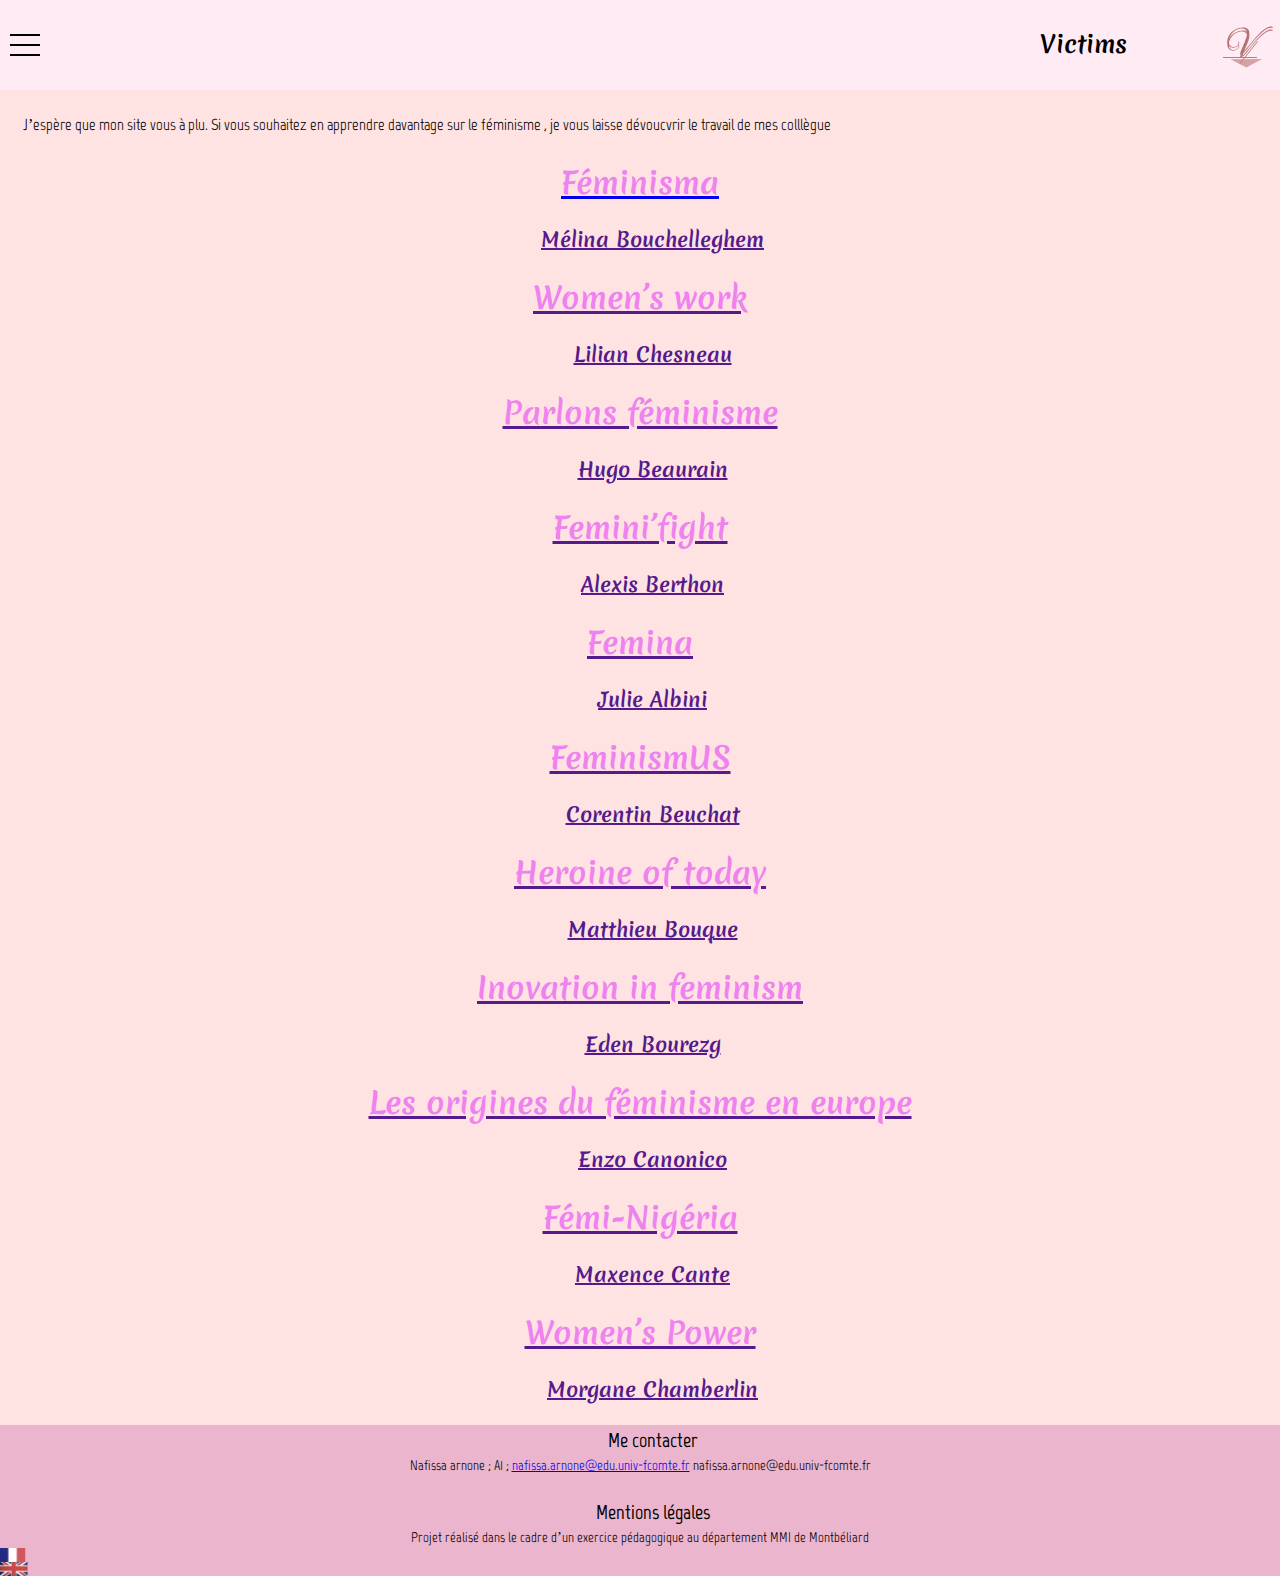
<file: autres_projet.html>
<!DOCTYPE html>
<html lang="fr"> 
<head>
    <meta charset="UTF-8">
    <meta http-equiv="X-UA-Compatible" content="IE=edge">
    <meta name="viewport" content="width=device-width, initial-scale=1.0">
    <title>Menu mobile</title>
  <link rel="stylesheet" href="css/style.css">
</head>
<body>
<header>
    
    <div class="nav-toogle"  onclick="document.documentElement.classList.toggle('menu-open')">
        <div class="nav-toogle-bar"></div>
    </div>

      

    <nav class="menu">
        <div class="menu__titre"> 
         <h1 class="h1__menu">Victims</h1>  
        
         <a class="logo__menu" href="/index.html"> <img src="public/icones/logo.svg" alt="logo vitims"> </a> 
       </div> <ul>
            <li class="menu__item" ><a class="menu__link" href="article.html">A-t-on encore besoin du féminisme</a></li>
            <li class="menu__item" ><a class="menu__link" href="article2.html">Beyoncé est-elle féministe</a></li>
            <li class="menu__item" ><a class="menu__link" href="article3.html">Le féminisme de Beyoncé fait débat</a></li>
            <li class="menu__item" ><a class="menu__link" href="glossaire.html">Lexique</a></li>
            <li class="menu__item" ><a class="menu__link" href="galerie_frise.html">Galerie et frise chronologique</a></li>
            <li class="menu__item" ><a class="menu__link" href="autres_projet.html">Autres projets</a></li>
            <li class="menu__item" ><a class="menu__link" href="a_propos.html">A propos</a></li>
            <li class="menu__item" ><a class="menu__link" href="page_de_contact.html">Page de contact</a></li>
        </ul>
    </nav>  
    <h1>
        Victims
    </h1>
    <!-- <img src="public/icones/VICTIMS.webp" alt="victims"> -->
    <a href="/index.html"> <img src="public/icones/logo.svg" alt="logo vitims"> </a> 
</header>
<div class="projet__titnom">
<p>J’espère que mon site vous à plu. Si vous souhaitez en apprendre davantage sur le féminisme , je vous laisse dévoucvrir le travail de mes colllègue</p>
<a href="https://femina.albini.fr/"><h3 class=projet__titre>Féminisma</h3></a>
<a href=""><h3 class=projet__nom>Mélina Bouchelleghem</h3></a>
<a href=""><h3 class=projet__titre>Women’s work</h3></a>
<a href=""><h3 class=projet__nom>Lilian Chesneau</h3></a>
<a href=""><h3 class=projet__titre>Parlons féminisme</h3></a>
<a href=""><h3 class=projet__nom>Hugo Beaurain</h3></a>
<a href=""><h3 class=projet__titre>Femini’fight</h3></a>
<a href=""><h3 class=projet__nom>Alexis Berthon</h3></a>
<a href=""><h3 class=projet__titre>Femina</h3></a>
<a href=""><h3 class=projet__nom>Julie Albini</h3></a>
<a href=""><h3 class=projet__titre>FeminismUS</h3></a>
<a href=""><h3 class=projet__nom>Corentin Beuchat</h3></a>
<a href=""><h3 class=projet__titre>Heroine of today</h3></a>
<a href=""><h3 class=projet__nom>Matthieu Bouque</h3></a>
<a href=""><h3 class=projet__titre>Inovation in feminism</h3></a>
<a href=""><h3 class=projet__nom>Eden Bourezg</h3></a>
<a href=""><h3 class=projet__titre>Les origines du féminisme en europe</h3></a>
<a href=""><h3 class=projet__nom>Enzo Canonico</h3></a>
<a href=""><h3 class=projet__titre>Fémi-Nigéria</h3></a>
<a href=""><h3 class=projet__nom>Maxence Cante</h3></a>
<a href=""><h3 class=projet__titre>Women’s Power</h3></a>
<a href=""><h3 class=projet__nom>Morgane Chamberlin</h3></a>
</div>

<footer class="footer">
    <h3>Me contacter</h3>
    <p>Nafissa arnone ; A1 ; <a href="mailto:">nafissa.arnone@edu.univ-fcomte.fr</a> nafissa.arnone@edu.univ-fcomte.fr</p>
    <h3>Mentions légales</h3>
    <p>Projet réalisé dans le cadre d’un exercice pédagogique au département MMI de Montbéliard</p>
    <a href="index.html">  <img  src="public/icones/france 1.svg" alt="drapeau francais"></a>
   <a href="pang.html">   <img src="public/icones/anglais 1.svg" alt="drapeau anglais"></a>
</footer>
</file>
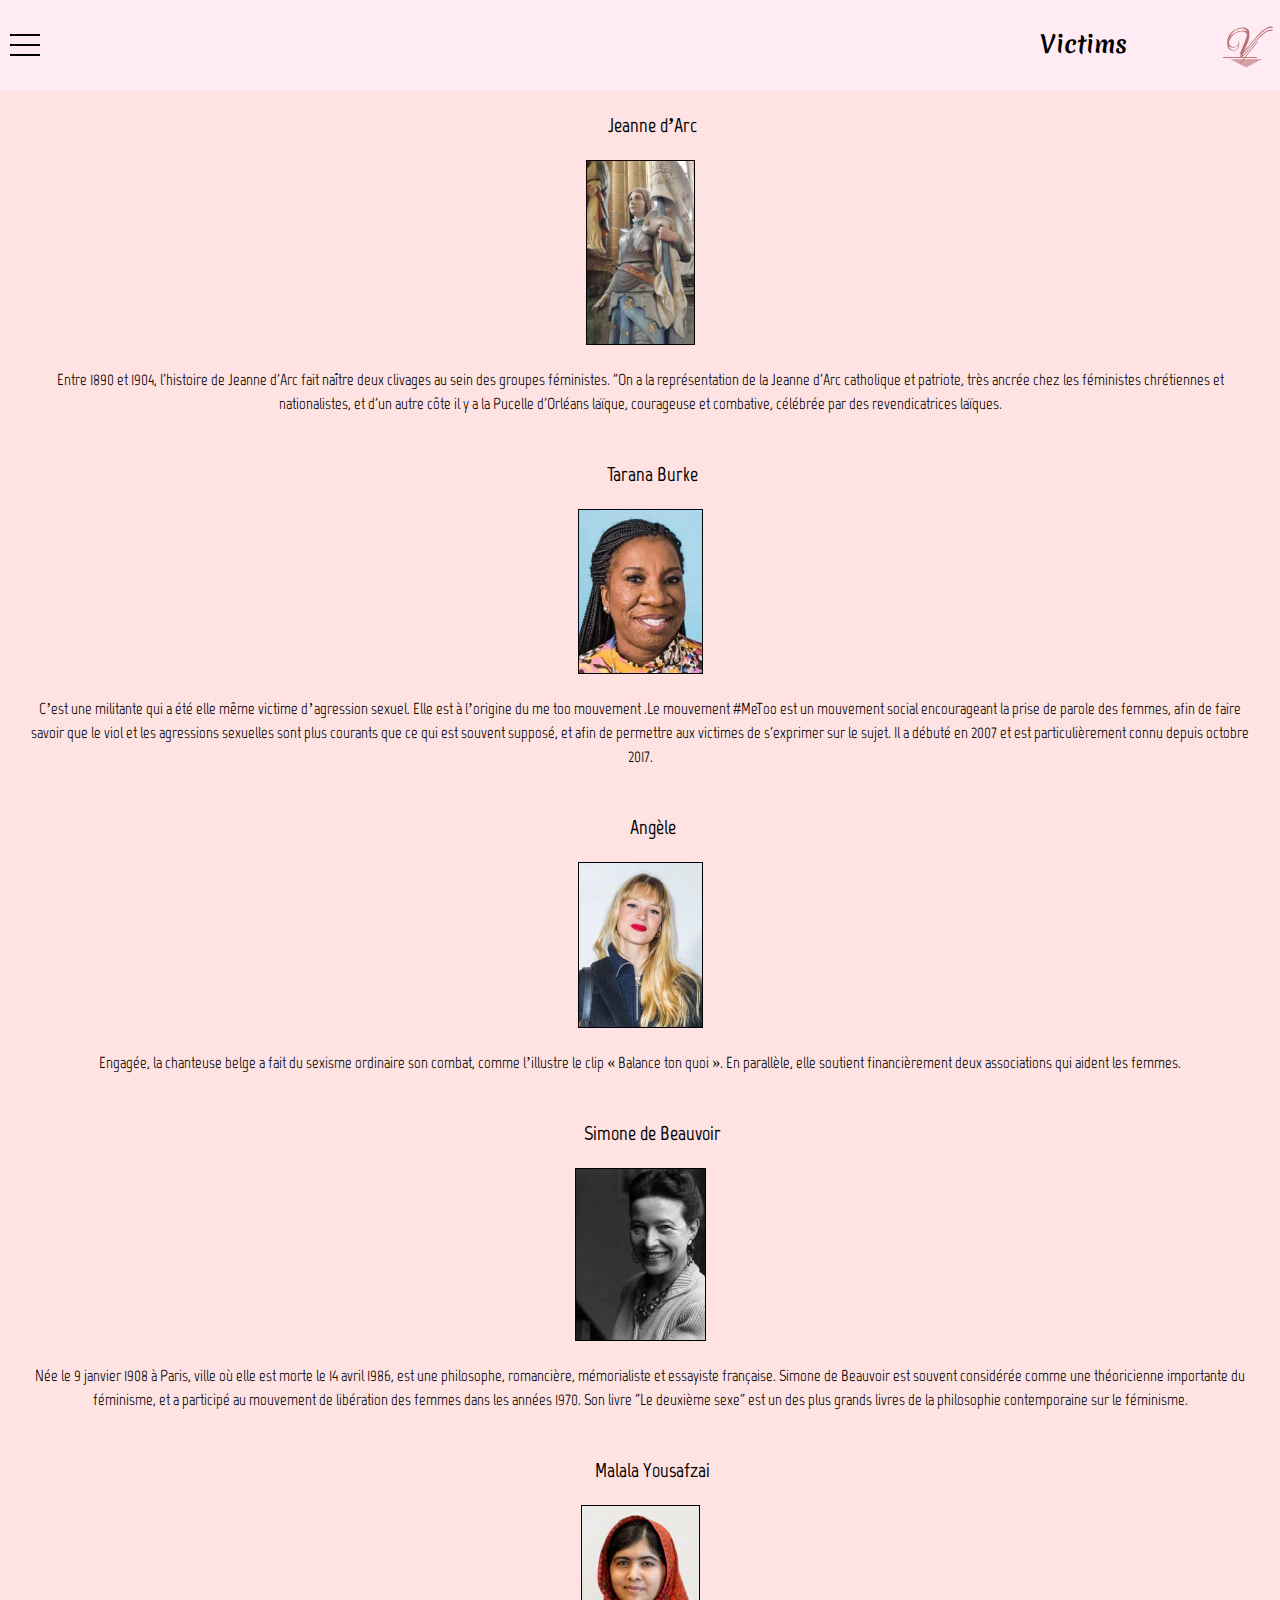
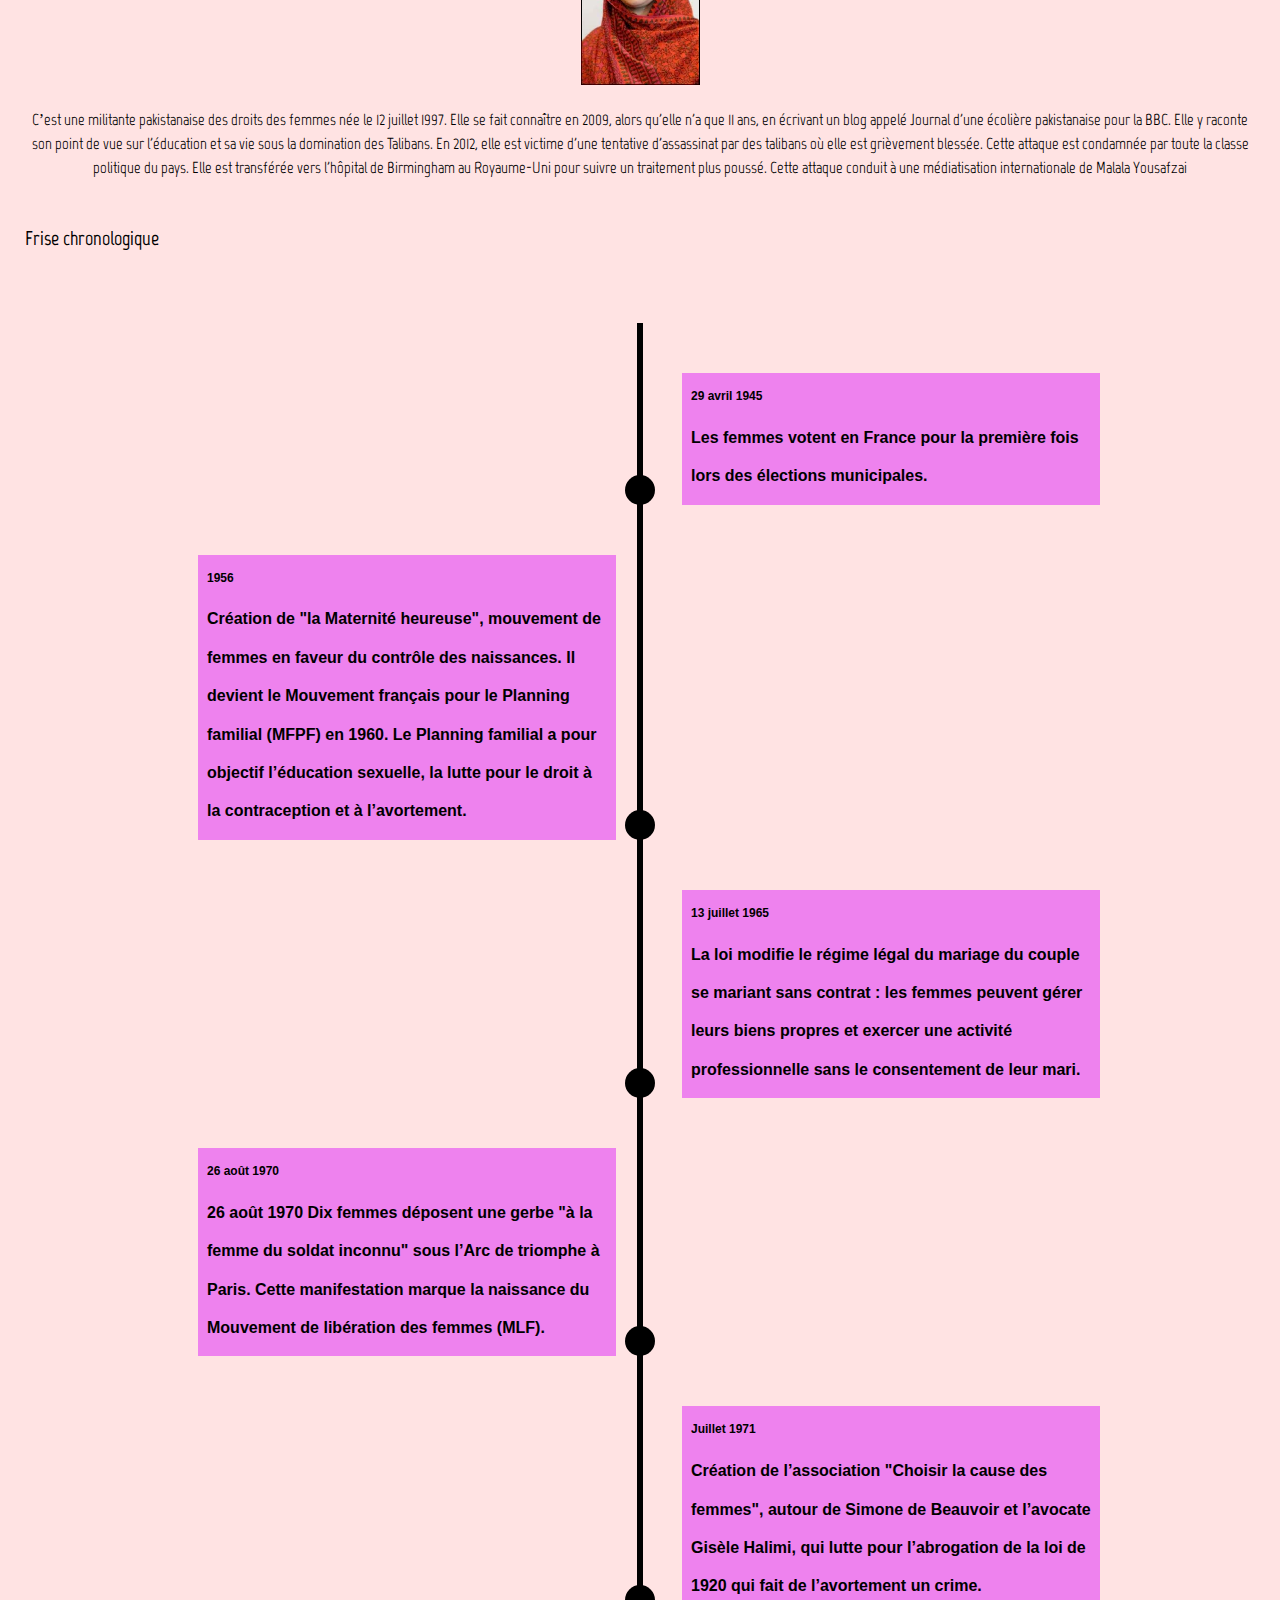
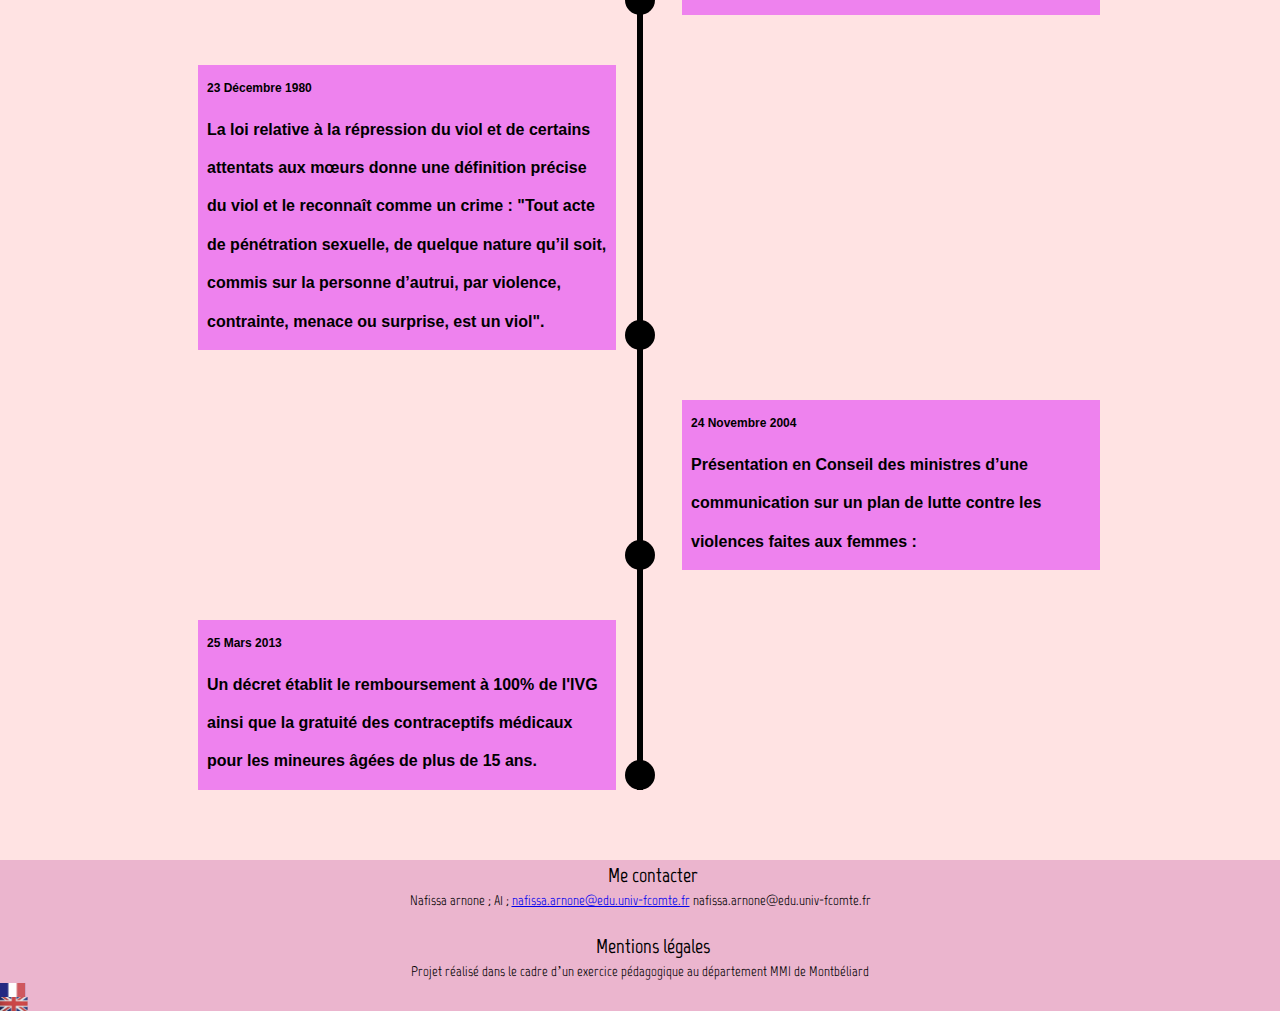
<file: galerie_frise.html>
<!DOCTYPE html>
<html lang="fr"> 
<head>
    <meta charset="UTF-8">
    <meta http-equiv="X-UA-Compatible" content="IE=edge">
    <meta name="viewport" content="width=device-width, initial-scale=1.0">
    <title>Menu mobile</title>
  <link rel="stylesheet" href="css/style.css">
</head>
<body>
<header>
    
    <div class="nav-toogle"  onclick="document.documentElement.classList.toggle('menu-open')">
        <div class="nav-toogle-bar"></div>
    </div>

      

    <nav class="menu">
        <div class="menu__titre"> 
         <h1 class="h1__menu">Victims</h1>  
        
         <a class="logo__menu" href="/index.html"> <img src="public/icones/logo.svg" alt="logo vitims"> </a> 
       </div> <ul>
            <li class="menu__item" ><a class="menu__link" href="article.html">A-t-on encore besoin du féminisme</a></li>
            <li class="menu__item" ><a class="menu__link" href="article2.html">Beyoncé est-elle féministe</a></li>
            <li class="menu__item" ><a class="menu__link" href="article3.html">Le féminisme de Beyoncé fait débat</a></li>
            <li class="menu__item" ><a class="menu__link" href="glossaire.html">Lexique</a></li>
            <li class="menu__item" ><a class="menu__link" href="galerie_frise.html">Galerie et frise chronologique</a></li>
            <li class="menu__item" ><a class="menu__link" href="autres_projet.html">Autres projets</a></li>
            <li class="menu__item" ><a class="menu__link" href="a_propos.html">A propos</a></li>
            <li class="menu__item" ><a class="menu__link" href="page_de_contact.html">Page de contact</a></li>
        </ul>
    </nav>  
    <h1>
        Victims
    </h1>
    <!-- <img src="public/icones/VICTIMS.webp" alt="victims"> -->
    <a href="/index.html"> <img src="public/icones/logo.svg" alt="logo vitims"> </a> 
</header>

    <div class="galeri__espace"> 
    <h3>Jeanne d’Arc</h3>
    
      <img src="public/image/jeanne_darc.webp" alt="jeanne d'arc">
      <p>   Entre 1890 et 1904, l'histoire de Jeanne d'Arc fait naître deux clivages au sein des groupes féministes. "On a la représentation de la Jeanne d'Arc catholique et patriote, très ancrée chez les féministes chrétiennes et nationalistes, et d'un autre côte il y a la Pucelle d'Orléans laïque, courageuse et combative, célébrée par des revendicatrices laïques.</p>
        
      </div>
      <div class="galeri__espace"> 
    <h3>Tarana Burke </h3>
    <img src="public/image/tarana_burke.webp" alt="Tarana burke">
     
    <p>C’est une militante qui a été elle même victime d’agression sexuel. Elle est à l’origine du me too mouvement .Le mouvement #MeToo est un mouvement social encourageant la prise de parole des femmes, afin de faire savoir que le viol et les agressions sexuelles sont plus courants que ce qui est souvent supposé, et afin de permettre aux victimes de s'exprimer sur le sujet. Il a débuté en 2007 et est particulièrement connu depuis octobre 2017.
    </p>
     </div>
     <div class="galeri__espace"> 
    <h3> Angèle</h3>
    <img src="public/image/angele.webp" alt="angele">
        <p>Engagée, la chanteuse belge a fait du sexisme ordinaire son combat, comme l’illustre le clip « Balance ton quoi ». En parallèle, elle soutient financièrement deux associations qui aident les femmes.</p>
        
     </div>

     <div class="galeri__espace"> 
        <h3>Simone de Beauvoir </h3>
         <img src="public/image/simone_debeauvo.webp" alt="simone debeauvoir">
  
        <p>Née le 9 janvier 1908 à Paris, ville où elle est morte le 14 avril 1986, est une philosophe, romancière, mémorialiste et essayiste française.
            Simone de Beauvoir est souvent considérée comme une théoricienne importante du féminisme, et a participé au mouvement de libération des femmes dans les années 1970. Son livre "Le deuxième sexe" est un des plus grands livres de la philosophie contemporaine sur le féminisme.</p>
      </div>
      <div class="galeri__espace"> 
        <h3>Malala Yousafzai </h3>
        <img src="public/image/malala.webp" alt="malala Yousafzai">
        <p>C’est une militante pakistanaise des droits des femmes née le 12 juillet 1997.
                Elle se fait connaître en 2009, alors qu'elle n'a que 11 ans, en écrivant un blog appelé Journal d'une écolière pakistanaise pour la BBC. Elle y raconte son point de vue sur l'éducation et sa vie sous la domination des Talibans.
                En 2012, elle est victime d'une tentative d'assassinat par des talibans où elle est grièvement blessée. Cette attaque est condamnée par toute la classe politique du pays. Elle est transférée vers l'hôpital de Birmingham au Royaume-Uni pour suivre un traitement plus poussé. Cette attaque conduit à une médiatisation internationale de Malala Yousafzai</p>
      </div>
      <section class="intro">
        <div class="container">
          <h3>Frise chronologique</h3>
        </div>
      </section>
                  
      <section class="timeline">
        <ul>
          <li>
            <div>
              <time>29 avril 1945</time> Les femmes votent en France pour la première fois lors des élections municipales.
            </div>
          </li>
          <li>
            <div>
              <time>1956</time>
              Création de "la Maternité heureuse", mouvement de femmes en faveur du contrôle des naissances. Il devient le Mouvement français pour le Planning familial (MFPF) en 1960. Le Planning familial a pour objectif l’éducation sexuelle, la lutte pour le droit à la contraception et à l’avortement.
            </div>
          </li>
          <li>
            <div>
              <time>13 juillet 1965</time> La loi modifie le régime légal du mariage du couple se mariant sans contrat : les femmes peuvent gérer leurs biens propres et exercer une activité professionnelle sans le consentement de leur mari.
            </div>
          </li>
          <li>
            <div>
              <time>26 août 1970</time> 26 août 1970 
              Dix femmes déposent une gerbe "à la femme du soldat inconnu" sous l’Arc de triomphe à Paris. Cette manifestation marque la naissance du Mouvement de libération des femmes (MLF).
            </div>
          </li>
          <li>
            <div>
              <time>Juillet 1971</time> 
              Création de l’association "Choisir la cause des femmes", autour de Simone de Beauvoir et l’avocate Gisèle Halimi, qui lutte pour l’abrogation de la loi de 1920 qui fait de l’avortement un crime.
            </div>
          </li>
          <li>
            <div>
              <time>23 Décembre 1980</time> 
              La loi relative à la répression du viol et de certains attentats aux mœurs donne une définition précise du viol et le reconnaît comme un crime : "Tout acte de pénétration sexuelle, de quelque nature qu’il soit, commis sur la personne d’autrui, par violence, contrainte, menace ou surprise, est un viol".
            </div>
          </li>
          <li>
            <div>
              <time>24 Novembre 2004</time> 
              Présentation en Conseil des ministres d’une communication sur un plan de lutte contre les violences faites aux femmes :
            </div>
          </li>
          <li>
            <div>
              <time>25 Mars 2013</time>
              Un décret établit le remboursement à 100% de l'IVG ainsi que la gratuité des contraceptifs médicaux pour les mineures âgées de plus de 15 ans.
            </div>
          </li>
        </ul>
      </section>

    <footer class="footer">
        <h3>Me contacter</h3>
        <p>Nafissa arnone ; A1 ; <a href="mailto:">nafissa.arnone@edu.univ-fcomte.fr</a> nafissa.arnone@edu.univ-fcomte.fr</p>
        <h3>Mentions légales</h3>
        <p>Projet réalisé dans le cadre d’un exercice pédagogique au département MMI de Montbéliard</p>
        <a href="index.html">  <img  src="public/icones/france 1.svg" alt="drapeau francais"></a>
       <a href="pang.html">   <img src="public/icones/anglais 1.svg" alt="drapeau anglais"></a>
    </footer>
</body>
</html>
</file>
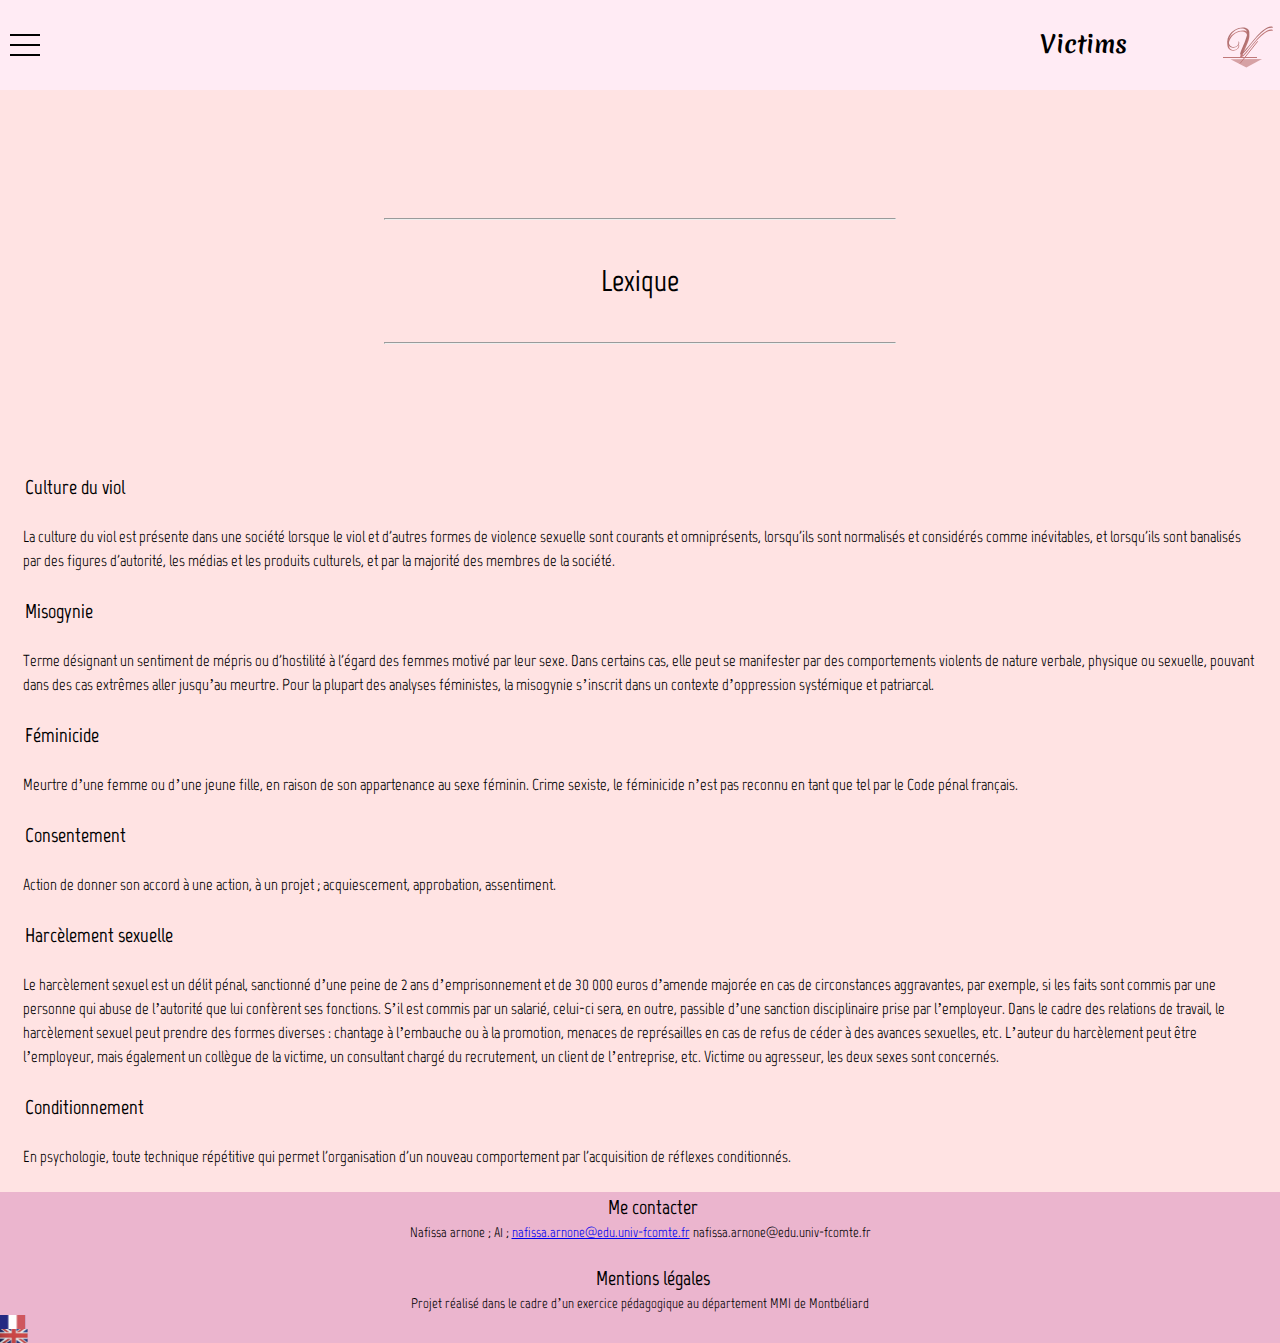
<file: glossaire.html>
<!DOCTYPE html>
<html lang="fr"> 
<head>
    <meta charset="UTF-8">
    <meta http-equiv="X-UA-Compatible" content="IE=edge">
    <meta name="viewport" content="width=device-width, initial-scale=1.0">
    <title>Menu mobile</title>
  <link rel="stylesheet" href="css/style.css">
</head>
<body>
<header>
    
    <div class="nav-toogle"  onclick="document.documentElement.classList.toggle('menu-open')">
        <div class="nav-toogle-bar"></div>
    </div>

      

    <nav class="menu">
        <div class="menu__titre"> 
         <h1 class="h1__menu">Victims</h1>  
        
         <a class="logo__menu" href="/index.html"> <img src="public/icones/logo.svg" alt="logo vitims"> </a> 
       </div> <ul>
            <li class="menu__item" ><a class="menu__link" href="article.html">A-t-on encore besoin du féminisme</a></li>
            <li class="menu__item" ><a class="menu__link" href="article2.html">Beyoncé est-elle féministe</a></li>
            <li class="menu__item" ><a class="menu__link" href="article3.html">Le féminisme de Beyoncé fait débat</a></li>
            <li class="menu__item" ><a class="menu__link" href="glossaire.html">Lexique</a></li>
            <li class="menu__item" ><a class="menu__link" href="galerie_frise.html">Galerie et frise chronologique</a></li>
            <li class="menu__item" ><a class="menu__link" href="autres_projet.html">Autres projets</a></li>
            <li class="menu__item" ><a class="menu__link" href="a_propos.html">A propos</a></li>
            <li class="menu__item" ><a class="menu__link" href="page_de_contact.html">Page de contact</a></li>
        </ul>
    </nav>  
    <h1>
        Victims
    </h1>
    <!-- <img src="public/icones/VICTIMS.webp" alt="victims"> -->
    <a href="/index.html"> <img src="public/icones/logo.svg" alt="logo vitims"> </a> 
</header>
<hr>
<h2>Lexique </h2>
<hr>
<h3>Culture du viol</h3>
<p>La culture du viol est présente dans une société lorsque le viol et d'autres formes de violence sexuelle sont courants et omniprésents, lorsqu'ils sont normalisés et considérés comme inévitables, et lorsqu'ils sont banalisés par des figures d'autorité, les médias et les produits culturels, et par la majorité des membres de la société.</p>
<h3>Misogynie</h3>
    <p>
    Terme désignant un sentiment de mépris ou d'hostilité à l'égard des femmes motivé par leur sexe. Dans certains cas, elle peut se manifester par des comportements violents de nature verbale, physique ou sexuelle, pouvant dans des cas extrêmes aller jusqu’au meurtre. Pour la plupart des analyses féministes, la misogynie s’inscrit dans un contexte d’oppression systémique et patriarcal.</p>
    <h3>Féminicide</h3>
    <p>Meurtre d’une femme ou d’une jeune fille, en raison de son appartenance au sexe féminin. Crime sexiste, le féminicide n’est pas reconnu en tant que tel par le Code pénal français.</p>
        <h3>Consentement</h3>
        <p>Action de donner son accord à une action, à un projet ; acquiescement, approbation, assentiment.</p>
        <h3>Harcèlement sexuelle</h3>
        <p>Le harcèlement sexuel est un délit pénal, sanctionné d’une peine de 2 ans d’emprisonnement et de 30 000 euros d’amende majorée en cas de circonstances aggravantes, par exemple, si les faits sont commis par une personne qui abuse de l’autorité que lui confèrent ses fonctions. S’il est commis par un salarié, celui-ci sera, en outre, passible d’une sanction disciplinaire prise par l’employeur. 
        Dans le cadre des relations de travail, le harcèlement sexuel peut prendre des formes diverses : chantage à l’embauche ou à la promotion, menaces de représailles en cas de refus de céder à des avances sexuelles, etc. L’auteur du harcèlement peut être l’employeur, mais également un collègue de la victime, un consultant chargé du recrutement, un client de l’entreprise, etc. 
        Victime ou agresseur, les deux sexes sont concernés.</p>
        <h3>Conditionnement</h3>
                <p>En psychologie, toute technique répétitive qui permet l'organisation d'un nouveau comportement par l'acquisition de réflexes conditionnés.</p>


                <footer class="footer">
                    <h3>Me contacter</h3>
                    <p>Nafissa arnone ; A1 ; <a href="mailto:">nafissa.arnone@edu.univ-fcomte.fr</a> nafissa.arnone@edu.univ-fcomte.fr</p>
                    <h3>Mentions légales</h3>
                    <p>Projet réalisé dans le cadre d’un exercice pédagogique au département MMI de Montbéliard</p>
                    <a href="index.html">  <img  src="public/icones/france 1.svg" alt="drapeau francais"></a>
                   <a href="pang.html">   <img src="public/icones/anglais 1.svg" alt="drapeau anglais"></a>
                </footer>
</file>
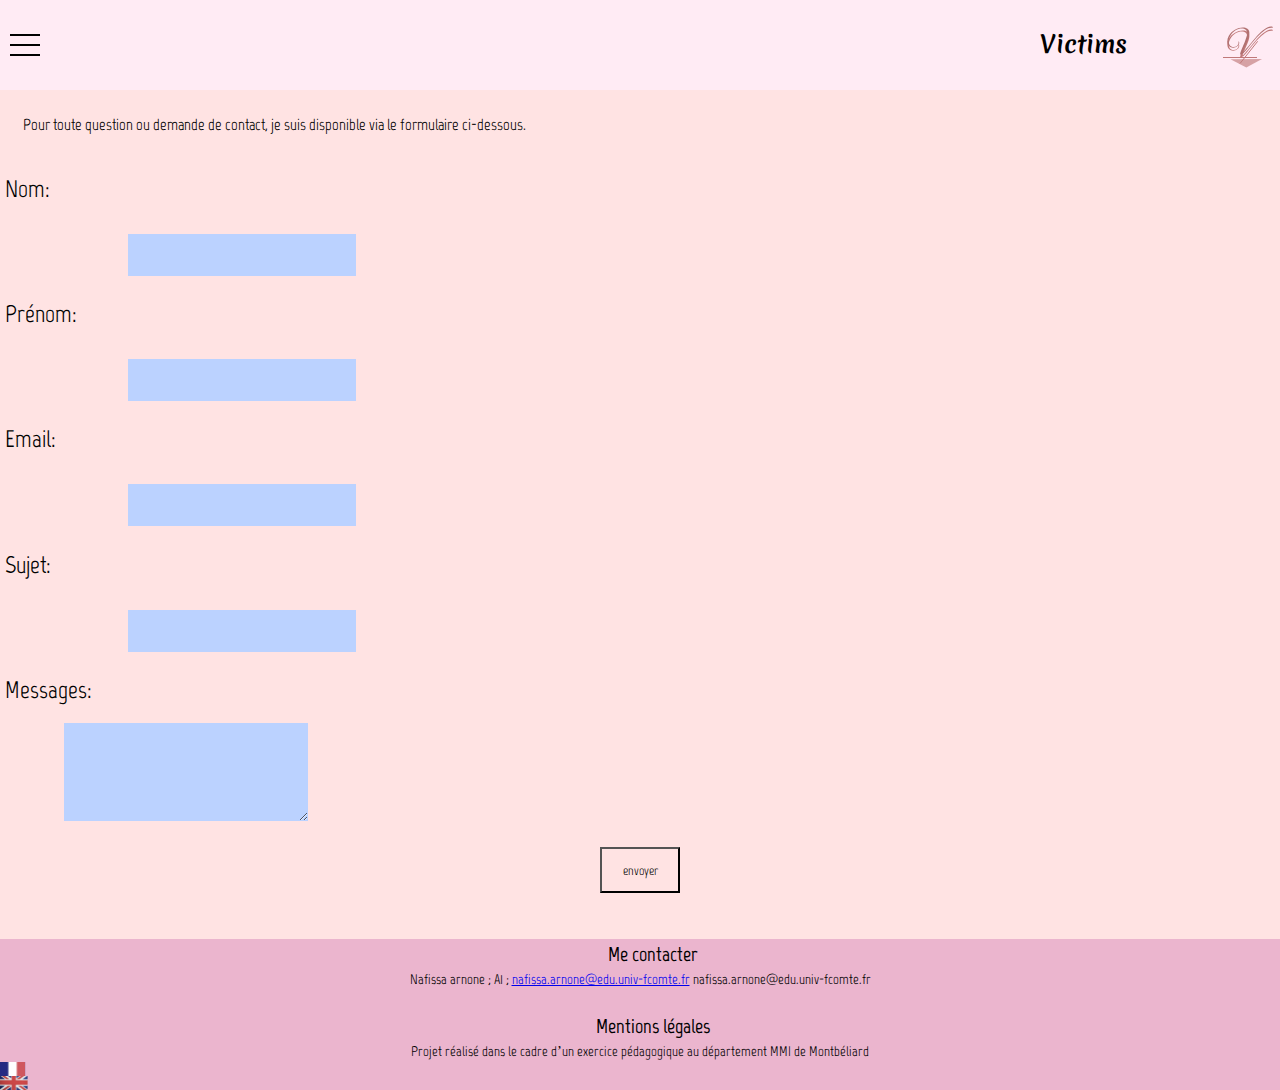
<file: page_de_contact.html>
<!DOCTYPE html>
<html lang="fr"> 
<head>
    <meta charset="UTF-8">
    <meta http-equiv="X-UA-Compatible" content="IE=edge">
    <meta name="viewport" content="width=device-width, initial-scale=1.0">
    <title>Menu mobile</title>
  <link rel="stylesheet" href="css/style.css">
</head>
<body>
<header>
    
    <div class="nav-toogle"  onclick="document.documentElement.classList.toggle('menu-open')">
        <div class="nav-toogle-bar"></div>
    </div>

      

    <nav class="menu">
        <div class="menu__titre"> 
         <h1 class="h1__menu">Victims</h1>  
        
         <a class="logo__menu" href="/index.html"> <img src="public/icones/logo.svg" alt="logo vitims"> </a> 
       </div> <ul>
            <li class="menu__item" ><a class="menu__link" href="article.html">A-t-on encore besoin du féminisme</a></li>
            <li class="menu__item" ><a class="menu__link" href="article2.html">Beyoncé est-elle féministe</a></li>
            <li class="menu__item" ><a class="menu__link" href="article3.html">Le féminisme de Beyoncé fait débat</a></li>
            <li class="menu__item" ><a class="menu__link" href="glossaire.html">Lexique</a></li>
            <li class="menu__item" ><a class="menu__link" href="galerie_frise.html">Galerie et frise chronologique</a></li>
            <li class="menu__item" ><a class="menu__link" href="autres_projet.html">Autres projets</a></li>
            <li class="menu__item" ><a class="menu__link" href="a_propos.html">A propos</a></li>
            <li class="menu__item" ><a class="menu__link" href="page_de_contact.html">Page de contact</a></li>
        </ul>
    </nav>  
    <h1>
        Victims
    </h1>
    <!-- <img src="public/icones/VICTIMS.webp" alt="victims"> -->
    <a href="/index.html"> <img src="public/icones/logo.svg" alt="logo vitims"> </a> 
</header>

    <p>Pour toute question ou demande de contact, je suis disponible via le formulaire ci-dessous.</p>
   <body>
       <div class="bleu__formu"> 
    <div class="section">
        <div class="label"><label for="name">Nom:</label></div> 

         <input class="input" type="text" id="name" name="name" required
         minlength="4" maxlength="20" size="10">
     </div>

     <div class="section">
        <div class="label"><label for="name">Prénom:</label></div> 

         <input class="input"  type="text" id="surname" name="surname" required
         minlength="4" maxlength="20" size="10">
     </div>
     

     <div class="section">
         <div class="label"><label for="name">Email:</label></div>

         <input class="input" type="email" id="maisurl" name="maisurl" required
         minlength="0" maxlength="20" size="10">
     </div>
 
     <div class="section">
         <div class="label"><label   for="name">Sujet:</label></div>

      <input class="input"  type="text" id="sujet" name="sujet" required
         minlength="0" maxlength="20" size="10"> 
     </div>
 
     <div class="section">
        <div class="label"><label   for="name">Messages:</label></div>

     <textarea class="input_2"  type="text" id="sms" name="sms" required
         minlength="0" maxlength="20" ></textarea>
     </div>

     <div class="espace__boutons">
         <button class="bouton_envoyer">
             envoyer
         </button>
     </div>
    </div>
    <body>
        
<footer class="footer">
    <h3>Me contacter</h3>
    <p>Nafissa arnone ; A1 ; <a href="mailto:">nafissa.arnone@edu.univ-fcomte.fr</a> nafissa.arnone@edu.univ-fcomte.fr</p>
    <h3>Mentions légales</h3>
    <p>Projet réalisé dans le cadre d’un exercice pédagogique au département MMI de Montbéliard</p>
    <a href="index.html">  <img  src="public/icones/france 1.svg" alt="drapeau francais"></a>
   <a href="pang.html">   <img src="public/icones/anglais 1.svg" alt="drapeau anglais"></a>
</footer>
</main>
</file>
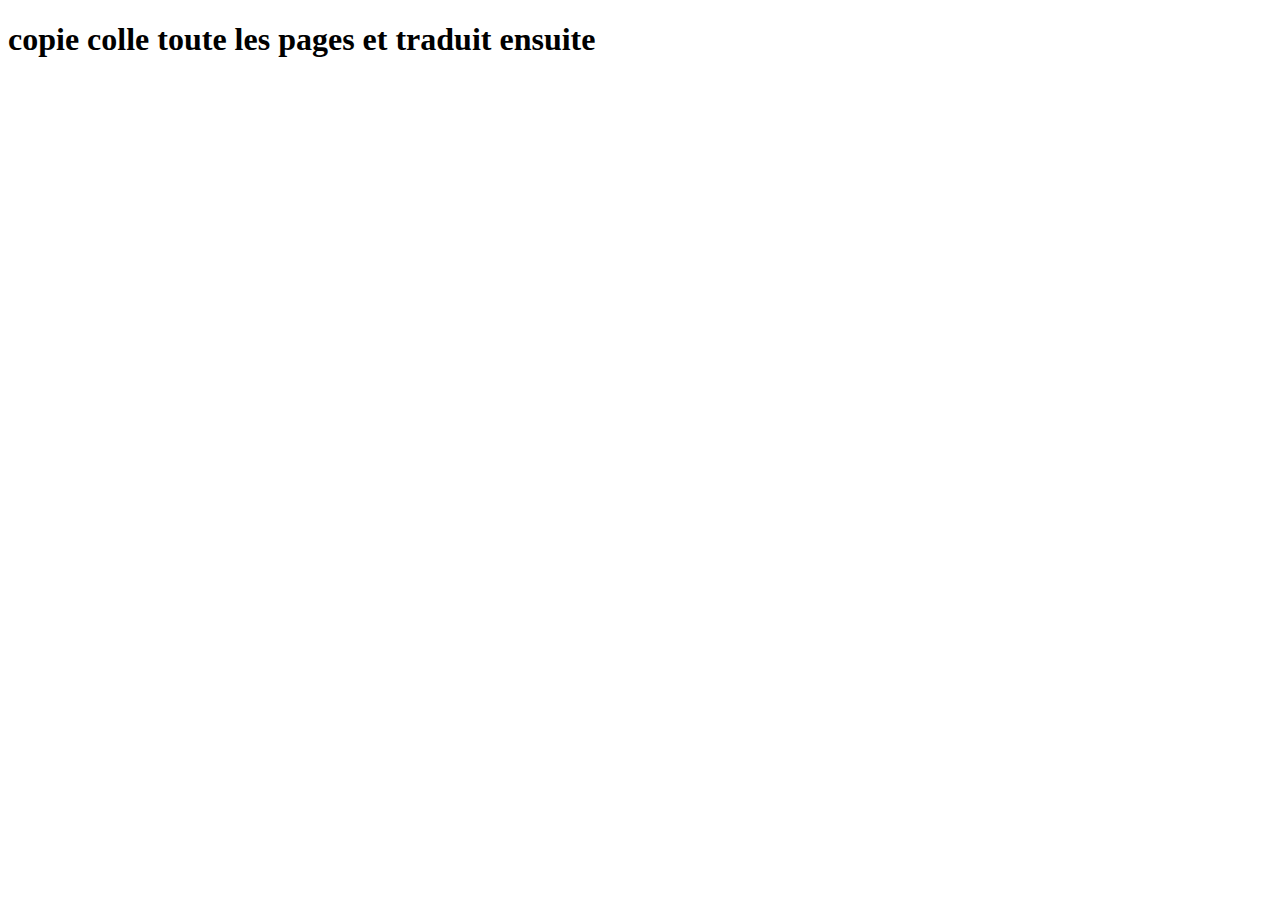
<file: pang.html>
<!DOCTYPE html>
<html lang="en">
<head>
    <meta charset="UTF-8">
    <meta http-equiv="X-UA-Compatible" content="IE=edge">
    <meta name="viewport" content="width=device-width, initial-scale=1.0">
    <title>Document</title>
</head>
<body>
    <h1> copie colle toute les pages et traduit ensuite </h1>
    
</body>
</html>
</file>
<file: css/style.css>
/* mescss */

@import url("mescss/menu.css");
@import url("mescss/typography.css");

/* variable */
@import url("utils/variable.css");



@import url("decor.css");
@import url("livre.css");
@import url("media.css");
@import url("tweet.css");
@import url("button.css");
@import url("legend.css");


@import url("lib/layout/footer.css");
@import url("lib/layout/header.css");
@import url("formu.css");
@import url("gale.css");
@import url("mescss/typography.css");
@import url("timeline.css");
</file>
